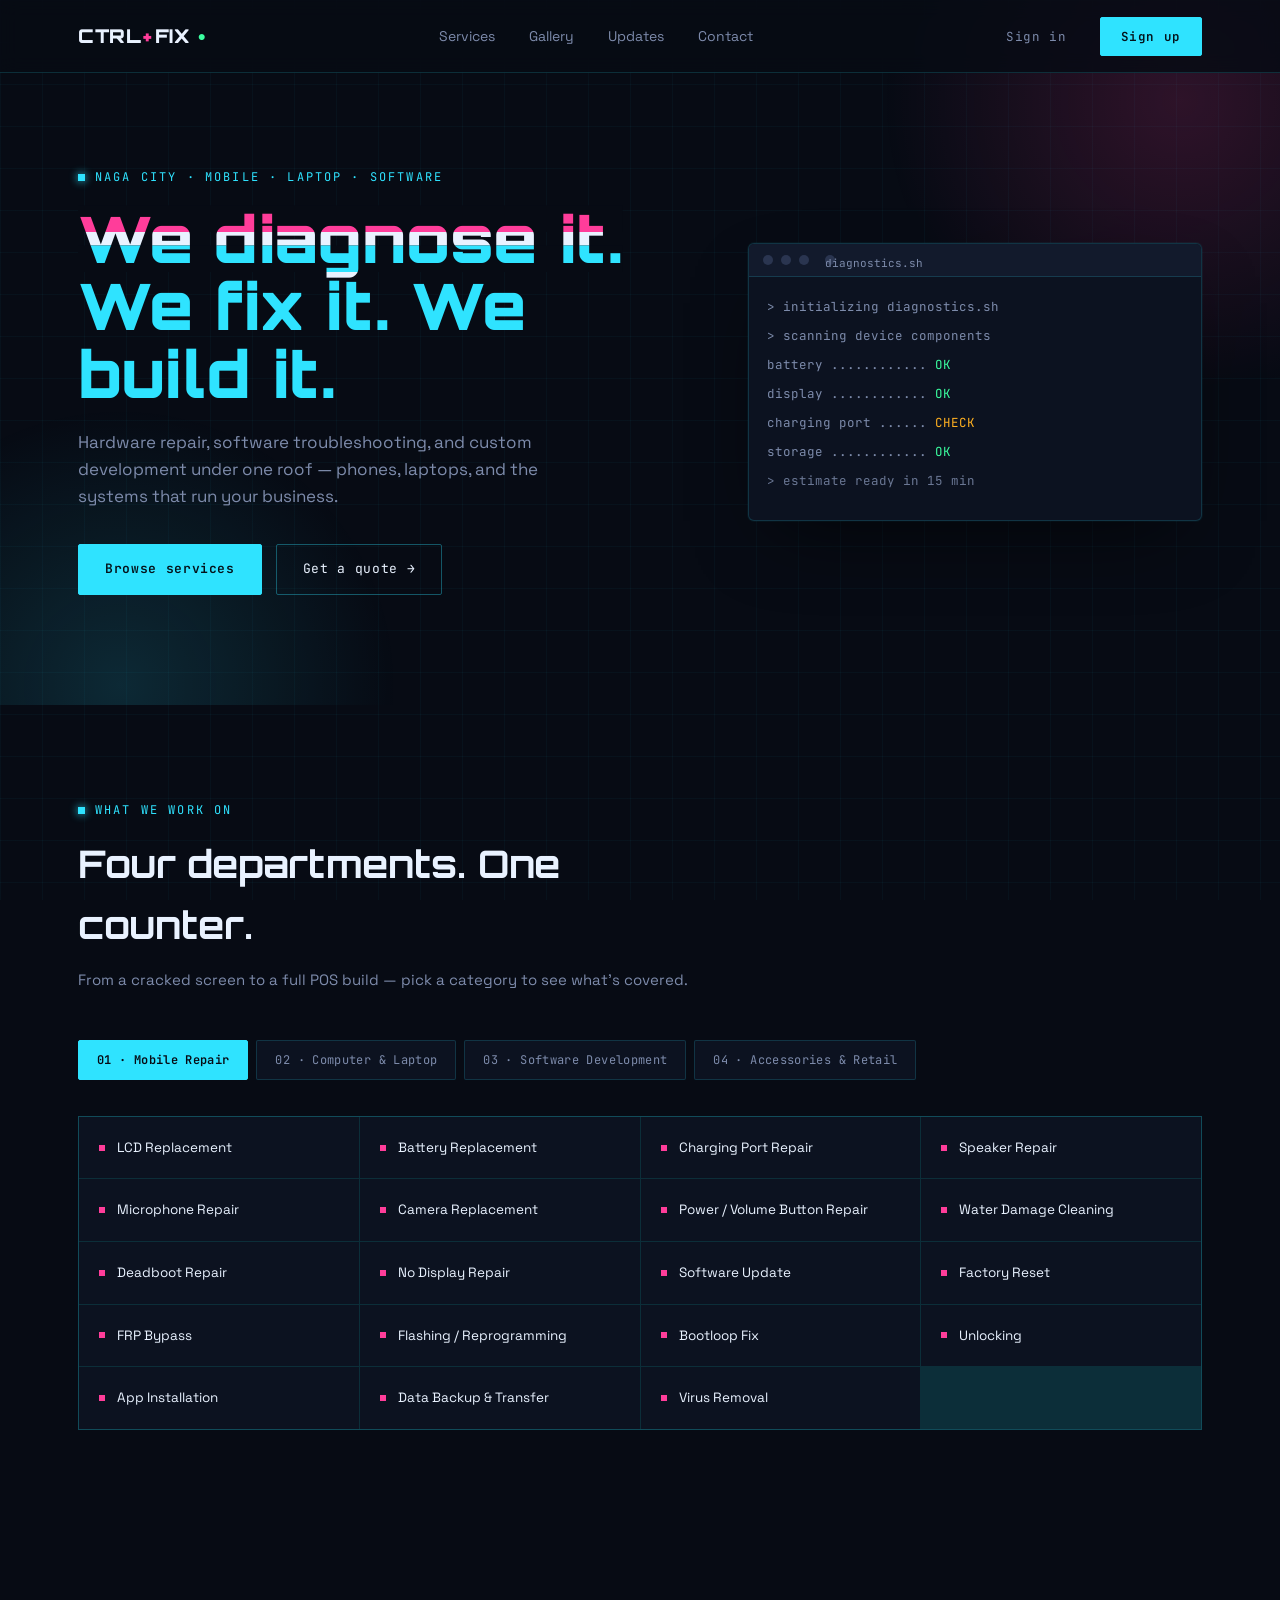
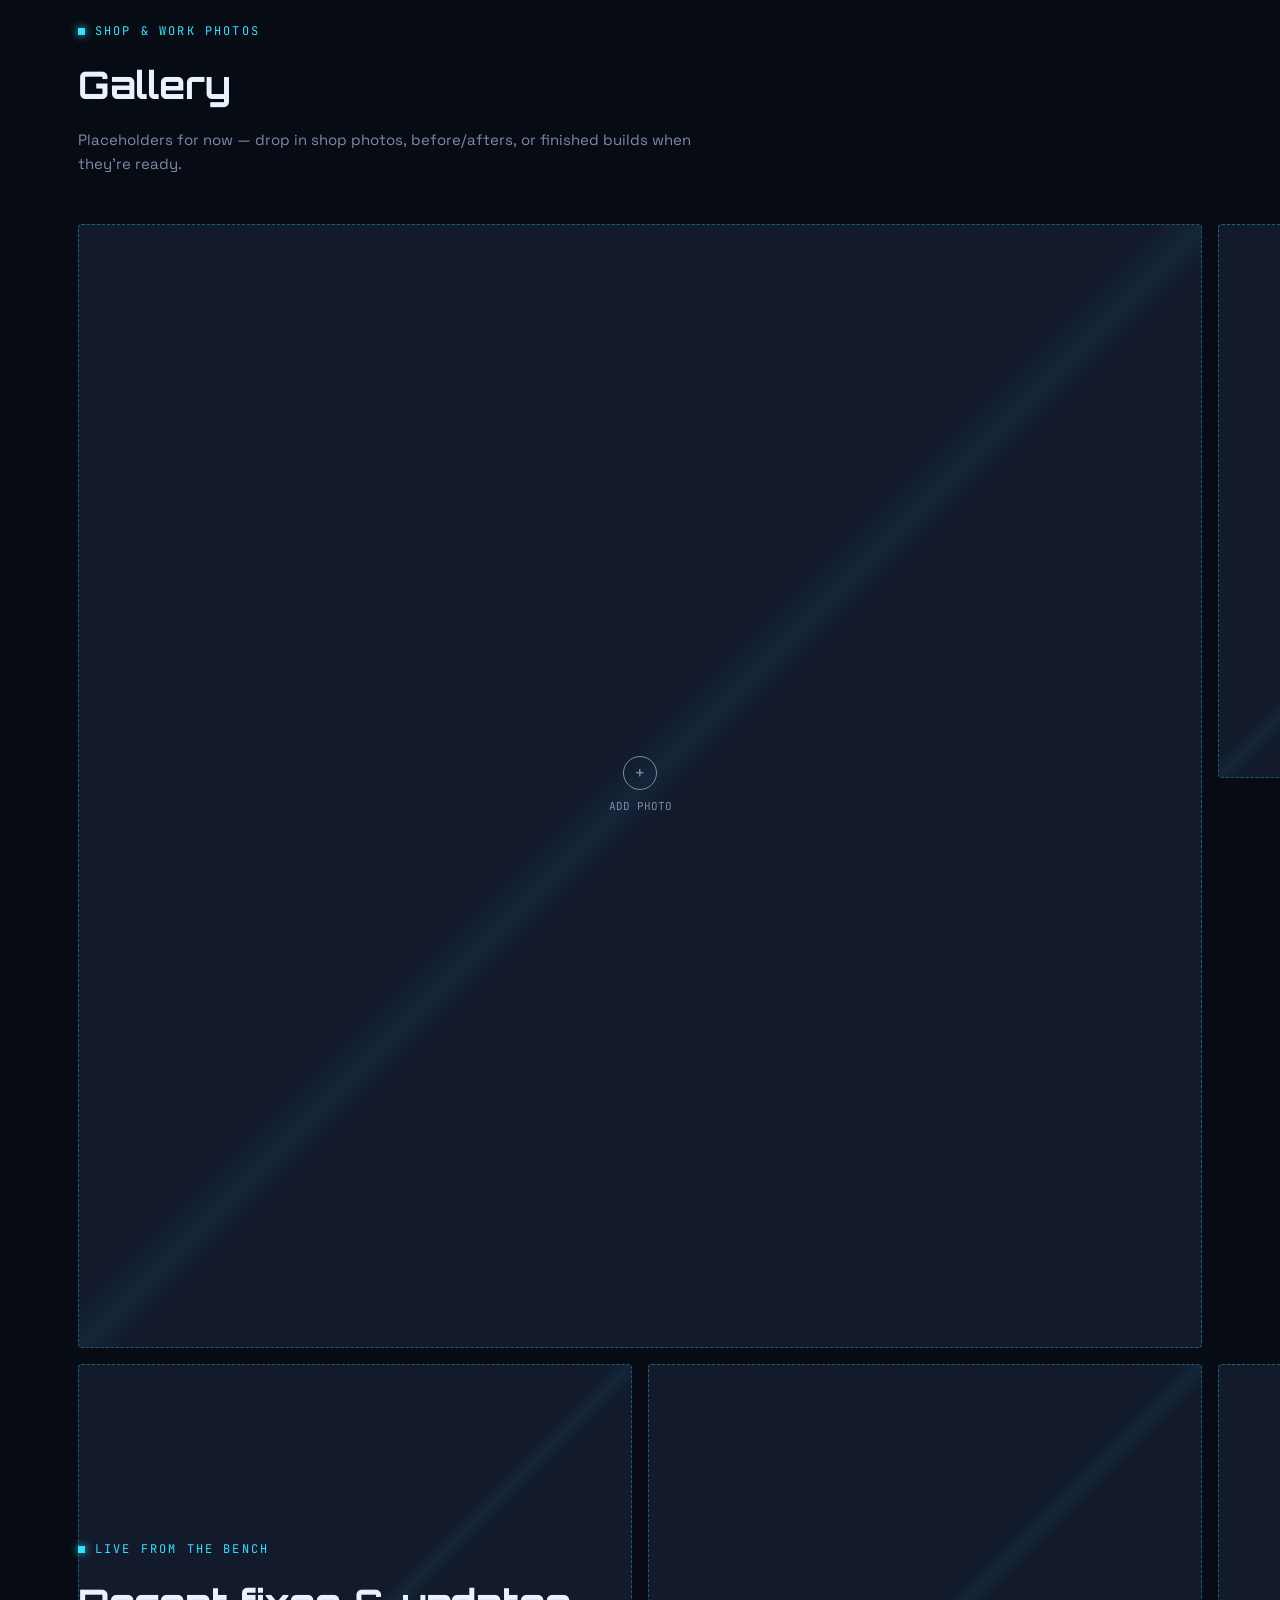
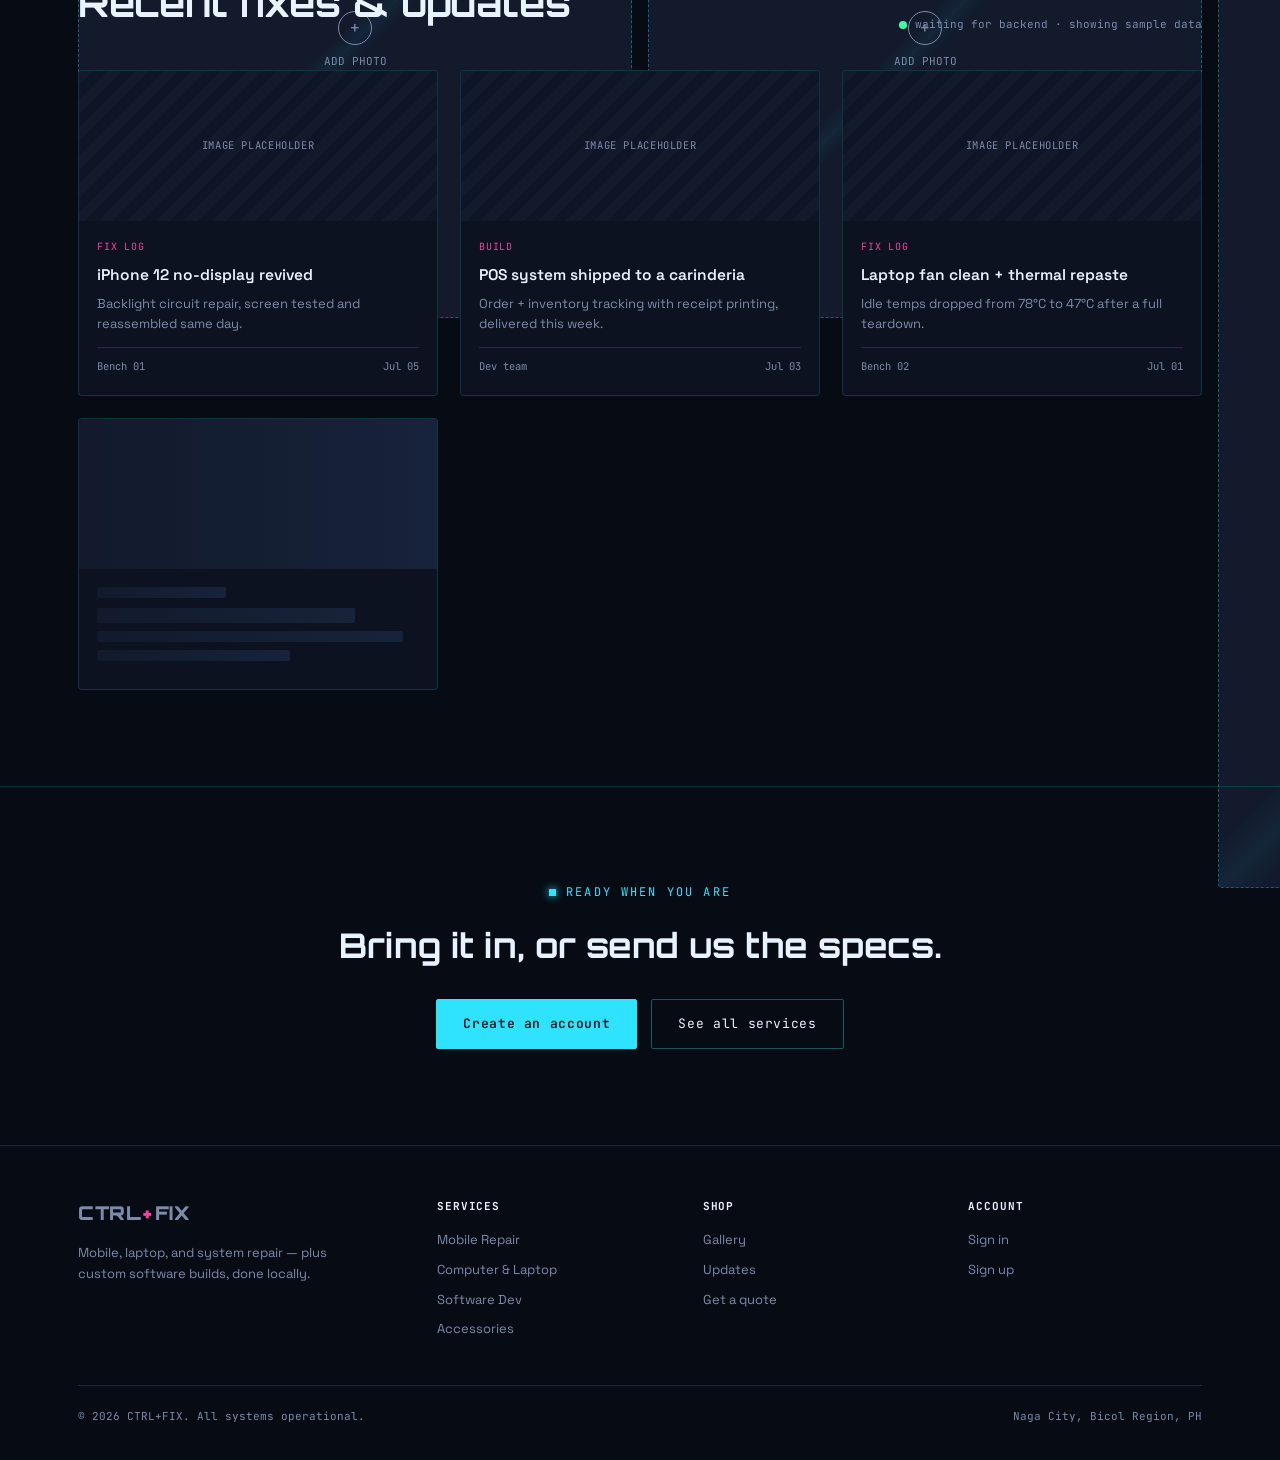
<file: index.html>
<!DOCTYPE html>
<html lang="en">
<head>
<meta charset="UTF-8">
<meta name="viewport" content="width=device-width, initial-scale=1.0">
<title>CTRL+FIX — Tech Repair, Dev &amp; Diagnostics</title>
<link rel="preconnect" href="https://fonts.googleapis.com">
<link rel="preconnect" href="https://fonts.gstatic.com" crossorigin>
<link href="https://fonts.googleapis.com/css2?family=Orbitron:wght@500;700;900&family=Space+Grotesk:wght@400;500;600;700&family=JetBrains+Mono:wght@400;500;600&display=swap" rel="stylesheet">
<style>
  :root{
    --bg:#070b14;
    --bg-elev:#0c1220;
    --bg-elev-2:#121a2c;
    --cyan:#2fe3ff;
    --magenta:#ff3d9a;
    --green:#3bffa0;
    --amber:#ffb020;
    --text:#e9f2ff;
    --text-dim:#7d8bab;
    --border:rgba(47,227,255,0.16);
    --border-strong:rgba(47,227,255,0.35);
    --radius:2px;
    --font-display:'Orbitron', sans-serif;
    --font-body:'Space Grotesk', sans-serif;
    --font-mono:'JetBrains Mono', monospace;
  }
  *{margin:0;padding:0;box-sizing:border-box;}
  html{scroll-behavior:smooth;}
  body{
    background:var(--bg);
    color:var(--text);
    font-family:var(--font-body);
    line-height:1.6;
    overflow-x:hidden;
    position:relative;
  }
  body::before{
    content:'';
    position:fixed;
    inset:0;
    background-image:
      linear-gradient(rgba(47,227,255,0.035) 1px, transparent 1px),
      linear-gradient(90deg, rgba(47,227,255,0.035) 1px, transparent 1px);
    background-size:42px 42px;
    pointer-events:none;
    z-index:0;
  }
  a{color:inherit;text-decoration:none;}
  ul{list-style:none;}
  button{font-family:inherit;cursor:pointer;}
  input{font-family:inherit;}
  .wrap{max-width:1180px;margin:0 auto;padding:0 28px;}
  ::selection{background:var(--magenta);color:#050508;}
  :focus-visible{outline:2px solid var(--cyan);outline-offset:3px;}

  .eyebrow{
    font-family:var(--font-mono);
    font-size:12px;
    letter-spacing:.18em;
    text-transform:uppercase;
    color:var(--cyan);
    display:flex;
    align-items:center;
    gap:10px;
  }
  .eyebrow::before{
    content:'';
    width:7px;height:7px;
    background:var(--cyan);
    box-shadow:0 0 8px var(--cyan);
    display:inline-block;
  }

  /* ===== NAV ===== */
  .navbar{
    position:fixed; top:0; left:0; right:0;
    z-index:200;
    background:rgba(7,11,20,0.82);
    backdrop-filter:blur(10px);
    border-bottom:1px solid var(--border);
  }
  .navbar .wrap{
    display:flex;align-items:center;justify-content:space-between;
    height:72px;
  }
  .logo{
    font-family:var(--font-display);
    font-weight:900;
    font-size:19px;
    letter-spacing:.03em;
    display:flex;align-items:center;gap:2px;
  }
  .logo .plus{color:var(--magenta);}
  .logo .blink{
    color:var(--green);
    animation:blink 1.1s steps(2) infinite;
    margin-left:6px;
    font-size:14px;
  }
  @keyframes blink{50%{opacity:0;}}
  .nav-links{display:flex;gap:34px;font-size:14px;color:var(--text-dim);}
  .nav-links a{transition:color .2s;position:relative;}
  .nav-links a:hover{color:var(--text);}
  .nav-actions{display:flex;align-items:center;gap:12px;}
  .btn{
    font-family:var(--font-mono);
    font-size:12.5px;
    letter-spacing:.05em;
    padding:10px 20px;
    border-radius:var(--radius);
    border:1px solid var(--border-strong);
    background:transparent;
    color:var(--text);
    transition:all .2s;
  }
  .btn:hover{border-color:var(--cyan);box-shadow:0 0 14px rgba(47,227,255,0.25);}
  .btn-solid{
    background:var(--cyan);
    color:#04121a;
    border-color:var(--cyan);
    font-weight:600;
  }
  .btn-solid:hover{background:#5aecff;box-shadow:0 0 18px rgba(47,227,255,0.45);}
  .btn-ghost{border-color:transparent;color:var(--text-dim);}
  .btn-ghost:hover{color:var(--text);border-color:var(--border);}
  .hamburger{display:none;background:none;border:none;color:var(--text);font-size:22px;}

  /* ===== HERO ===== */
  .hero{
    position:relative;
    padding:168px 0 110px;
    z-index:1;
    overflow:hidden;
  }
  .hero::after{
    content:'';
    position:absolute;
    top:-200px; right:-200px;
    width:600px;height:600px;
    background:radial-gradient(circle, rgba(255,61,154,0.16), transparent 70%);
    z-index:-1;
  }
  .hero::before{
    content:'';
    position:absolute;
    bottom:-260px; left:-160px;
    width:560px;height:560px;
    background:radial-gradient(circle, rgba(47,227,255,0.14), transparent 70%);
    z-index:-1;
  }
  .hero-grid{
    display:grid;
    grid-template-columns:1.15fr 0.85fr;
    gap:56px;
    align-items:center;
  }
  .hero h1{
    font-family:var(--font-display);
    font-size:clamp(38px,5.2vw,64px);
    line-height:1.05;
    font-weight:900;
    margin:18px 0 22px;
    letter-spacing:.01em;
  }
  .hero h1 .glitch{
    position:relative;
    color:var(--text);
    display:inline-block;
  }
  .hero h1 .accent{color:var(--cyan);}
  .glitch::before,.glitch::after{
    content:attr(data-text);
    position:absolute;
    top:0;left:0;
    width:100%;
    overflow:hidden;
    background:var(--bg);
  }
  .glitch::before{
    color:var(--magenta);
    animation:glitchTop 4.5s infinite linear;
    clip-path:inset(0 0 60% 0);
  }
  .glitch::after{
    color:var(--cyan);
    animation:glitchBottom 4.5s infinite linear;
    clip-path:inset(60% 0 0 0);
  }
  @keyframes glitchTop{
    0%,92%,100%{transform:translate(0,0);}
    93%{transform:translate(-3px,-1px);}
    94%{transform:translate(3px,1px);}
    95%{transform:translate(-2px,0);}
    96%{transform:translate(0,0);}
  }
  @keyframes glitchBottom{
    0%,92%,100%{transform:translate(0,0);}
    93%{transform:translate(3px,1px);}
    94%{transform:translate(-3px,-1px);}
    95%{transform:translate(2px,0);}
    96%{transform:translate(0,0);}
  }
  .hero p.lead{
    font-size:17px;
    color:var(--text-dim);
    max-width:480px;
    margin-bottom:34px;
  }
  .hero-actions{display:flex;gap:14px;flex-wrap:wrap;}
  .btn-lg{padding:14px 26px;font-size:13px;}

  /* terminal card */
  .terminal{
    background:var(--bg-elev);
    border:1px solid var(--border);
    border-radius:6px;
    box-shadow:0 30px 80px -30px rgba(0,0,0,0.7), 0 0 0 1px rgba(47,227,255,0.05);
    overflow:hidden;
  }
  .terminal-bar{
    display:flex;align-items:center;gap:8px;
    padding:11px 14px;
    background:var(--bg-elev-2);
    border-bottom:1px solid var(--border);
  }
  .terminal-bar span{width:10px;height:10px;border-radius:50%;background:#2a3550;}
  .terminal-bar .t-title{
    font-family:var(--font-mono);
    font-size:11px;
    color:var(--text-dim);
    margin-left:8px;
  }
  .terminal-body{
    padding:20px 18px;
    font-family:var(--font-mono);
    font-size:12.5px;
    color:var(--green);
    min-height:220px;
  }
  .terminal-body .line{margin-bottom:9px;color:var(--text-dim);}
  .terminal-body .line .ok{color:var(--green);}
  .terminal-body .line .warn{color:var(--amber);}
  .terminal-body .cursor{
    display:inline-block;width:7px;height:13px;
    background:var(--cyan);
    animation:blink 1s steps(2) infinite;
    vertical-align:text-bottom;
  }

  /* ===== SECTION SHELL ===== */
  section{position:relative;z-index:1;padding:96px 0;}
  .section-head{margin-bottom:48px;max-width:640px;}
  .section-head h2{
    font-family:var(--font-display);
    font-size:clamp(26px,3.4vw,38px);
    font-weight:700;
    margin-top:14px;
  }
  .section-head p{color:var(--text-dim);margin-top:12px;font-size:15px;}

  /* ===== SERVICES ===== */
  .services{border-top:1px solid var(--border);}
  .tabs{display:flex;gap:8px;flex-wrap:wrap;margin-bottom:36px;}
  .tab-btn{
    font-family:var(--font-mono);
    font-size:12px;
    letter-spacing:.03em;
    padding:11px 18px;
    background:var(--bg-elev);
    border:1px solid var(--border);
    color:var(--text-dim);
    border-radius:var(--radius);
    transition:all .2s;
  }
  .tab-btn.active{
    color:var(--bg);
    background:var(--cyan);
    border-color:var(--cyan);
    font-weight:600;
  }
  .tab-btn:not(.active):hover{color:var(--text);border-color:var(--border-strong);}
  .tab-panel{display:none;}
  .tab-panel.active{display:block;animation:fadeUp .35s ease;}
  @keyframes fadeUp{from{opacity:0;transform:translateY(8px);}to{opacity:1;transform:translateY(0);}}
  .service-grid{
    display:grid;
    grid-template-columns:repeat(auto-fill, minmax(230px,1fr));
    gap:1px;
    background:var(--border);
    border:1px solid var(--border);
  }
  .service-card{
    background:var(--bg-elev);
    padding:20px 20px;
    font-size:13.5px;
    display:flex;
    align-items:center;
    gap:12px;
    color:var(--text);
    transition:background .2s;
  }
  .service-card:hover{background:var(--bg-elev-2);}
  .service-card .dot{
    width:6px;height:6px;
    background:var(--magenta);
    flex-shrink:0;
  }

  /* ===== GALLERY ===== */
  .gallery{background:var(--bg-elev);border-top:1px solid var(--border);border-bottom:1px solid var(--border);}
  .gallery-grid{
    display:grid;
    grid-template-columns:repeat(4,1fr);
    gap:16px;
  }
  .img-slot{
    aspect-ratio:1;
    border:1px dashed var(--border-strong);
    border-radius:4px;
    display:flex;
    flex-direction:column;
    align-items:center;
    justify-content:center;
    gap:8px;
    color:var(--text-dim);
    font-family:var(--font-mono);
    font-size:11px;
    background:
      linear-gradient(135deg, transparent 48%, rgba(47,227,255,0.06) 50%, transparent 52%),
      var(--bg-elev-2);
    transition:border-color .2s, color .2s;
  }
  .img-slot:hover{border-color:var(--cyan);color:var(--cyan);}
  .img-slot .plus-icon{
    width:34px;height:34px;
    border:1px solid currentColor;
    border-radius:50%;
    display:flex;align-items:center;justify-content:center;
    font-size:16px;
  }
  .img-slot.wide{grid-column:span 2;}

  /* ===== FEED / POSTS ===== */
  .feed-header{
    display:flex;justify-content:space-between;align-items:flex-end;
    margin-bottom:36px;flex-wrap:wrap;gap:16px;
  }
  .feed-status{
    font-family:var(--font-mono);
    font-size:11px;
    color:var(--text-dim);
    display:flex;align-items:center;gap:8px;
  }
  .feed-status .pulse{
    width:8px;height:8px;border-radius:50%;
    background:var(--green);
    box-shadow:0 0 0 0 rgba(59,255,160,0.6);
    animation:pulse 2s infinite;
  }
  @keyframes pulse{
    0%{box-shadow:0 0 0 0 rgba(59,255,160,0.5);}
    70%{box-shadow:0 0 0 8px rgba(59,255,160,0);}
    100%{box-shadow:0 0 0 0 rgba(59,255,160,0);}
  }
  #post-grid{
    display:grid;
    grid-template-columns:repeat(auto-fill, minmax(300px,1fr));
    gap:22px;
  }
  .post-card{
    background:var(--bg-elev);
    border:1px solid var(--border);
    border-radius:4px;
    overflow:hidden;
    transition:border-color .2s, transform .2s;
  }
  .post-card:hover{border-color:var(--border-strong);transform:translateY(-3px);}
  .post-thumb{
    height:150px;
    background:repeating-linear-gradient(135deg, var(--bg-elev-2), var(--bg-elev-2) 10px, #0d1526 10px, #0d1526 20px);
    display:flex;align-items:center;justify-content:center;
    color:var(--text-dim);
    font-family:var(--font-mono);
    font-size:10.5px;
    letter-spacing:.06em;
    text-transform:uppercase;
  }
  .post-body{padding:18px 18px 20px;}
  .post-tag{
    font-family:var(--font-mono);
    font-size:10px;
    letter-spacing:.08em;
    text-transform:uppercase;
    color:var(--magenta);
  }
  .post-body h3{font-size:15.5px;margin:8px 0 6px;font-weight:600;}
  .post-body p{font-size:13px;color:var(--text-dim);margin-bottom:12px;}
  .post-meta{
    font-family:var(--font-mono);
    font-size:10.5px;
    color:var(--text-dim);
    display:flex;justify-content:space-between;
    border-top:1px solid var(--border);
    padding-top:10px;
  }
  .post-card.skeleton .post-thumb,
  .post-card.skeleton .line-fill{
    background:linear-gradient(90deg, var(--bg-elev-2) 0%, #17233a 50%, var(--bg-elev-2) 100%);
    background-size:200% 100%;
    animation:shimmer 1.6s infinite;
  }
  .post-card.skeleton .line-fill{height:11px;border-radius:2px;margin-bottom:8px;}
  @keyframes shimmer{0%{background-position:200% 0;}100%{background-position:-200% 0;}}

  /* ===== CTA BAND ===== */
  .cta-band{
    text-align:center;
    border-top:1px solid var(--border);
  }
  .cta-band h2{
    font-family:var(--font-display);
    font-size:clamp(24px,3.2vw,34px);
    margin:16px 0 26px;
  }

  /* ===== FOOTER ===== */
  footer{
    border-top:1px solid var(--border);
    padding:52px 0 34px;
    font-size:13px;
    color:var(--text-dim);
  }
  .footer-grid{
    display:grid;
    grid-template-columns:1.4fr 1fr 1fr 1fr;
    gap:32px;
    margin-bottom:36px;
  }
  .footer-grid h4{
    font-family:var(--font-mono);
    font-size:11px;
    letter-spacing:.08em;
    text-transform:uppercase;
    color:var(--text);
    margin-bottom:14px;
  }
  .footer-grid li{margin-bottom:9px;}
  .footer-grid li a:hover{color:var(--cyan);}
  .footer-bottom{
    border-top:1px solid var(--border);
    padding-top:22px;
    display:flex;justify-content:space-between;flex-wrap:wrap;gap:10px;
    font-family:var(--font-mono);
    font-size:11px;
  }

  /* ===== AUTH MODAL ===== */
  .modal-overlay{
    position:fixed;inset:0;
    background:rgba(4,7,13,0.72);
    backdrop-filter:blur(4px);
    display:none;
    align-items:center;justify-content:center;
    z-index:500;
    padding:20px;
  }
  .modal-overlay.open{display:flex;}
  .modal{
    width:100%;max-width:400px;
    background:var(--bg-elev);
    border:1px solid var(--border-strong);
    border-radius:6px;
    padding:32px 30px 28px;
    position:relative;
    box-shadow:0 40px 100px -30px rgba(0,0,0,0.8), 0 0 40px rgba(47,227,255,0.06);
  }
  .modal-close{
    position:absolute;top:16px;right:16px;
    background:none;border:none;color:var(--text-dim);
    font-size:18px;line-height:1;
  }
  .modal-close:hover{color:var(--text);}
  .modal-tabs{display:flex;gap:2px;margin-bottom:26px;background:var(--bg-elev-2);padding:3px;border-radius:4px;}
  .modal-tab{
    flex:1;text-align:center;padding:9px;
    font-family:var(--font-mono);font-size:11.5px;letter-spacing:.04em;
    color:var(--text-dim);border-radius:3px;background:none;border:none;
  }
  .modal-tab.active{background:var(--cyan);color:var(--bg);font-weight:600;}
  .auth-form{display:none;flex-direction:column;gap:14px;}
  .auth-form.active{display:flex;}
  .field label{
    display:block;font-family:var(--font-mono);font-size:10.5px;
    letter-spacing:.06em;text-transform:uppercase;color:var(--text-dim);
    margin-bottom:7px;
  }
  .field input{
    width:100%;padding:11px 12px;
    background:var(--bg);
    border:1px solid var(--border);
    border-radius:3px;
    color:var(--text);
    font-size:13.5px;
  }
  .field input:focus{border-color:var(--cyan);}
  .auth-form .btn-solid{margin-top:6px;width:100%;padding:12px;}
  .auth-note{
    text-align:center;font-size:11.5px;color:var(--text-dim);margin-top:4px;
  }

  /* ===== RESPONSIVE ===== */
  @media (max-width:900px){
    .hero-grid{grid-template-columns:1fr;}
    .nav-links{display:none;}
    .hamburger{display:block;}
    .gallery-grid{grid-template-columns:repeat(2,1fr);}
    .footer-grid{grid-template-columns:1fr 1fr;}
  }
  @media (max-width:520px){
    .gallery-grid{grid-template-columns:1fr 1fr;}
    .img-slot.wide{grid-column:span 2;}
    .hero-actions .btn{flex:1;text-align:center;}
    .footer-grid{grid-template-columns:1fr;}
  }
  @media (prefers-reduced-motion: reduce){
    *{animation-duration:0.001ms !important; animation-iteration-count:1 !important; transition-duration:0.001ms !important;}
  }
</style>
</head>
<body>

<!-- NAV -->
<nav class="navbar">
  <div class="wrap">
    <a href="#home" class="logo">CTRL<span class="plus">+</span>FIX<span class="blink">●</span></a>
    <ul class="nav-links">
      <li><a href="#services">Services</a></li>
      <li><a href="#gallery">Gallery</a></li>
      <li><a href="#feed">Updates</a></li>
      <li><a href="#contact">Contact</a></li>
    </ul>
    <div class="nav-actions">
      <button class="btn btn-ghost" data-auth="signin">Sign in</button>
      <button class="btn btn-solid" data-auth="signup">Sign up</button>
      <button class="hamburger" id="hamburger" aria-label="Menu">☰</button>
    </div>
  </div>
</nav>

<!-- HERO -->
<header class="hero" id="home">
  <div class="wrap hero-grid">
    <div>
      <div class="eyebrow">Naga City · Mobile · Laptop · Software</div>
      <h1>
        <span class="glitch" data-text="We diagnose it.">We diagnose it.</span><br>
        <span class="accent">We fix it. We build it.</span>
      </h1>
      <p class="lead">Hardware repair, software troubleshooting, and custom development under one roof — phones, laptops, and the systems that run your business.</p>
      <div class="hero-actions">
        <a href="#services" class="btn btn-solid btn-lg">Browse services</a>
        <a href="#contact" class="btn btn-lg">Get a quote →</a>
      </div>
    </div>
    <div class="terminal">
      <div class="terminal-bar">
        <span></span><span></span><span></span>
        <span class="t-title">diagnostics.sh</span>
      </div>
      <div class="terminal-body" id="terminal-body"></div>
    </div>
  </div>
</header>

<!-- SERVICES -->
<section id="services">
  <div class="wrap">
    <div class="section-head">
      <div class="eyebrow">What we work on</div>
      <h2>Four departments. One counter.</h2>
      <p>From a cracked screen to a full POS build — pick a category to see what's covered.</p>
    </div>

    <div class="tabs" role="tablist">
      <button class="tab-btn active" data-tab="mobile">01 · Mobile Repair</button>
      <button class="tab-btn" data-tab="computer">02 · Computer &amp; Laptop</button>
      <button class="tab-btn" data-tab="dev">03 · Software Development</button>
      <button class="tab-btn" data-tab="retail">04 · Accessories &amp; Retail</button>
    </div>

    <div class="tab-panel active" data-panel="mobile">
      <div class="service-grid">
        <div class="service-card"><span class="dot"></span>LCD Replacement</div>
        <div class="service-card"><span class="dot"></span>Battery Replacement</div>
        <div class="service-card"><span class="dot"></span>Charging Port Repair</div>
        <div class="service-card"><span class="dot"></span>Speaker Repair</div>
        <div class="service-card"><span class="dot"></span>Microphone Repair</div>
        <div class="service-card"><span class="dot"></span>Camera Replacement</div>
        <div class="service-card"><span class="dot"></span>Power / Volume Button Repair</div>
        <div class="service-card"><span class="dot"></span>Water Damage Cleaning</div>
        <div class="service-card"><span class="dot"></span>Deadboot Repair</div>
        <div class="service-card"><span class="dot"></span>No Display Repair</div>
        <div class="service-card"><span class="dot"></span>Software Update</div>
        <div class="service-card"><span class="dot"></span>Factory Reset</div>
        <div class="service-card"><span class="dot"></span>FRP Bypass</div>
        <div class="service-card"><span class="dot"></span>Flashing / Reprogramming</div>
        <div class="service-card"><span class="dot"></span>Bootloop Fix</div>
        <div class="service-card"><span class="dot"></span>Unlocking</div>
        <div class="service-card"><span class="dot"></span>App Installation</div>
        <div class="service-card"><span class="dot"></span>Data Backup &amp; Transfer</div>
        <div class="service-card"><span class="dot"></span>Virus Removal</div>
      </div>
    </div>

    <div class="tab-panel" data-panel="computer">
      <div class="service-grid">
        <div class="service-card"><span class="dot"></span>OS Installation</div>
        <div class="service-card"><span class="dot"></span>Formatting / Factory Reset</div>
        <div class="service-card"><span class="dot"></span>Forgotten Password Recovery</div>
        <div class="service-card"><span class="dot"></span>Virus Removal</div>
        <div class="service-card"><span class="dot"></span>Driver Installation &amp; Updates</div>
        <div class="service-card"><span class="dot"></span>Software Installation / Upgrade</div>
        <div class="service-card"><span class="dot"></span>Data Backup &amp; Recovery</div>
        <div class="service-card"><span class="dot"></span>System Optimization</div>
        <div class="service-card"><span class="dot"></span>SSD Upgrade</div>
        <div class="service-card"><span class="dot"></span>RAM Upgrade</div>
        <div class="service-card"><span class="dot"></span>Keyboard Replacement</div>
        <div class="service-card"><span class="dot"></span>LCD Replacement</div>
        <div class="service-card"><span class="dot"></span>Fan Cleaning</div>
        <div class="service-card"><span class="dot"></span>Full Cleaning &amp; Thermal Paste</div>
        <div class="service-card"><span class="dot"></span>Battery Replacement</div>
        <div class="service-card"><span class="dot"></span>Hinges Repair</div>
        <div class="service-card"><span class="dot"></span>No Display / No Power Diagnosis</div>
      </div>
    </div>

    <div class="tab-panel" data-panel="dev">
      <div class="service-grid">
        <div class="service-card"><span class="dot"></span>POS System Development</div>
        <div class="service-card"><span class="dot"></span>Inventory Management System</div>
        <div class="service-card"><span class="dot"></span>Ordering System</div>
        <div class="service-card"><span class="dot"></span>Payroll System</div>
        <div class="service-card"><span class="dot"></span>Reservation System</div>
        <div class="service-card"><span class="dot"></span>Website Development</div>
        <div class="service-card"><span class="dot"></span>Web Application Development</div>
        <div class="service-card"><span class="dot"></span>Mobile Application Development</div>
        <div class="service-card"><span class="dot"></span>School Projects</div>
        <div class="service-card"><span class="dot"></span>Custom Systems Development</div>
        <div class="service-card"><span class="dot"></span>Computer Assistance</div>
        <div class="service-card"><span class="dot"></span>Installation &amp; Setup</div>
        <div class="service-card"><span class="dot"></span>Network Setup</div>
        <div class="service-card"><span class="dot"></span>Printer Setup</div>
        <div class="service-card"><span class="dot"></span>Software Troubleshooting</div>
      </div>
    </div>

    <div class="tab-panel" data-panel="retail">
      <div class="service-grid">
        <div class="service-card"><span class="dot"></span>Chargers</div>
        <div class="service-card"><span class="dot"></span>Type-C Cables</div>
        <div class="service-card"><span class="dot"></span>iPhone Cables</div>
        <div class="service-card"><span class="dot"></span>Tempered Glass</div>
        <div class="service-card"><span class="dot"></span>Phone Cases</div>
        <div class="service-card"><span class="dot"></span>Earphones</div>
        <div class="service-card"><span class="dot"></span>Mouse</div>
        <div class="service-card"><span class="dot"></span>Keyboard</div>
        <div class="service-card"><span class="dot"></span>USB Flash Drives</div>
        <div class="service-card"><span class="dot"></span>Memory Cards</div>
        <div class="service-card"><span class="dot"></span>OTG Adapters</div>
        <div class="service-card"><span class="dot"></span>Laptop Chargers</div>
      </div>
    </div>
  </div>
</section>

<!-- GALLERY -->
<section id="gallery">
  <div class="wrap">
    <div class="section-head">
      <div class="eyebrow">Shop &amp; work photos</div>
      <h2>Gallery</h2>
      <p>Placeholders for now — drop in shop photos, before/afters, or finished builds when they're ready.</p>
    </div>
    <div class="gallery-grid" id="gallery-grid">
      <div class="img-slot wide"><span class="plus-icon">+</span>ADD PHOTO</div>
      <div class="img-slot"><span class="plus-icon">+</span>ADD PHOTO</div>
      <div class="img-slot"><span class="plus-icon">+</span>ADD PHOTO</div>
      <div class="img-slot"><span class="plus-icon">+</span>ADD PHOTO</div>
      <div class="img-slot"><span class="plus-icon">+</span>ADD PHOTO</div>
      <div class="img-slot wide"><span class="plus-icon">+</span>ADD PHOTO</div>
    </div>
  </div>
</section>

<!-- FEED / POSTS -->
<section id="feed">
  <div class="wrap">
    <div class="feed-header">
      <div class="section-head" style="margin-bottom:0;">
        <div class="eyebrow">Live from the bench</div>
        <h2>Recent fixes &amp; updates</h2>
      </div>
      <div class="feed-status"><span class="pulse"></span>waiting for backend · showing sample data</div>
    </div>
    <div id="post-grid"></div>
  </div>
</section>

<!-- CTA -->
<section class="cta-band" id="contact">
  <div class="wrap">
    <div class="eyebrow" style="justify-content:center;">Ready when you are</div>
    <h2>Bring it in, or send us the specs.</h2>
    <div class="hero-actions" style="justify-content:center;">
      <button class="btn btn-solid btn-lg" data-auth="signup">Create an account</button>
      <a href="#services" class="btn btn-lg">See all services</a>
    </div>
  </div>
</section>

<!-- FOOTER -->
<footer>
  <div class="wrap">
    <div class="footer-grid">
      <div>
        <a href="#home" class="logo">CTRL<span class="plus">+</span>FIX</a>
        <p style="margin-top:14px;max-width:260px;">Mobile, laptop, and system repair — plus custom software builds, done locally.</p>
      </div>
      <div>
        <h4>Services</h4>
        <ul>
          <li><a href="#services">Mobile Repair</a></li>
          <li><a href="#services">Computer &amp; Laptop</a></li>
          <li><a href="#services">Software Dev</a></li>
          <li><a href="#services">Accessories</a></li>
        </ul>
      </div>
      <div>
        <h4>Shop</h4>
        <ul>
          <li><a href="#gallery">Gallery</a></li>
          <li><a href="#feed">Updates</a></li>
          <li><a href="#contact">Get a quote</a></li>
        </ul>
      </div>
      <div>
        <h4>Account</h4>
        <ul>
          <li><a href="#" data-auth="signin">Sign in</a></li>
          <li><a href="#" data-auth="signup">Sign up</a></li>
        </ul>
      </div>
    </div>
    <div class="footer-bottom">
      <span>© 2026 CTRL+FIX. All systems operational.</span>
      <span>Naga City, Bicol Region, PH</span>
    </div>
  </div>
</footer>

<!-- AUTH MODAL -->
<div class="modal-overlay" id="authModal">
  <div class="modal">
    <button class="modal-close" id="modalClose" aria-label="Close">✕</button>
    <div class="modal-tabs">
      <button class="modal-tab active" data-mtab="signin">Sign in</button>
      <button class="modal-tab" data-mtab="signup">Sign up</button>
    </div>

    <form class="auth-form active" data-mform="signin">
      <div class="field">
        <label for="si-email">Email</label>
        <input id="si-email" type="email" placeholder="you@example.com" required>
      </div>
      <div class="field">
        <label for="si-pass">Password</label>
        <input id="si-pass" type="password" placeholder="••••••••" required>
      </div>
      <button type="submit" class="btn btn-solid">Sign in</button>
      <p class="auth-note">No account yet? <a href="#" data-mtab="signup" style="color:var(--cyan);">Sign up</a></p>
    </form>

    <form class="auth-form" data-mform="signup">
      <div class="field">
        <label for="su-name">Full name</label>
        <input id="su-name" type="text" placeholder="Juan Dela Cruz" required>
      </div>
      <div class="field">
        <label for="su-email">Email</label>
        <input id="su-email" type="email" placeholder="you@example.com" required>
      </div>
      <div class="field">
        <label for="su-pass">Password</label>
        <input id="su-pass" type="password" placeholder="••••••••" required>
      </div>
      <button type="submit" class="btn btn-solid">Create account</button>
      <p class="auth-note">Already have an account? <a href="#" data-mtab="signin" style="color:var(--cyan);">Sign in</a></p>
    </form>
  </div>
</div>

<script>
  // ---------- Terminal boot animation ----------
  const bootLines = [
    { text: '&gt; initializing diagnostics.sh', cls: '' },
    { text: '&gt; scanning device components', cls: '' },
    { text: '  battery ............ <span class="ok">OK</span>', cls: '' },
    { text: '  display ............ <span class="ok">OK</span>', cls: '' },
    { text: '  charging port ...... <span class="warn">CHECK</span>', cls: '' },
    { text: '  storage ............ <span class="ok">OK</span>', cls: '' },
    { text: '&gt; estimate ready in 15 min', cls: '' },
    { text: '&gt; technician assigned: bench 02', cls: '' },
  ];
  const termBody = document.getElementById('terminal-body');
  let li = 0;
  function typeLine(){
    if(li >= bootLines.length){
      const cur = document.createElement('div');
      cur.innerHTML = '&gt; <span class="cursor"></span>';
      cur.className = 'line';
      termBody.appendChild(cur);
      return;
    }
    const row = document.createElement('div');
    row.className = 'line';
    termBody.appendChild(row);
    const full = bootLines[li].text;
    let i = 0;
    const plain = full.replace(/<[^>]+>/g,'').length;
    const speed = 18;
    const iv = setInterval(() => {
      i++;
      // reveal by characters, but keep tag-based content simple: fade in whole line progressively
      row.innerHTML = full;
      row.style.opacity = Math.min(1, i / 6);
      if(i >= 6){
        clearInterval(iv);
        li++;
        setTimeout(typeLine, 160);
      }
    }, speed);
  }
  typeLine();

  // ---------- Service tabs ----------
  const tabBtns = document.querySelectorAll('.tab-btn');
  const panels = document.querySelectorAll('.tab-panel');
  tabBtns.forEach(btn => {
    btn.addEventListener('click', () => {
      tabBtns.forEach(b => b.classList.remove('active'));
      panels.forEach(p => p.classList.remove('active'));
      btn.classList.add('active');
      document.querySelector(`.tab-panel[data-panel="${btn.dataset.tab}"]`).classList.add('active');
    });
  });

  // ---------- Posts feed placeholder ----------
  // TODO(backend): replace mockPosts with a real fetch, e.g.
  // fetch('/api/posts').then(r => r.json()).then(renderPosts);
  const mockPosts = [
    { tag: 'Fix log', title: 'iPhone 12 no-display revived', excerpt: 'Backlight circuit repair, screen tested and reassembled same day.', author: 'Bench 01', date: 'Jul 05' },
    { tag: 'Build', title: 'POS system shipped to a carinderia', excerpt: 'Order + inventory tracking with receipt printing, delivered this week.', author: 'Dev team', date: 'Jul 03' },
    { tag: 'Fix log', title: 'Laptop fan clean + thermal repaste', excerpt: 'Idle temps dropped from 78°C to 47°C after a full teardown.', author: 'Bench 02', date: 'Jul 01' },
  ];

  function renderPosts(posts){
    const grid = document.getElementById('post-grid');
    grid.innerHTML = '';
    posts.forEach(p => {
      const card = document.createElement('article');
      card.className = 'post-card';
      card.innerHTML = `
        <div class="post-thumb">IMAGE PLACEHOLDER</div>
        <div class="post-body">
          <div class="post-tag">${p.tag}</div>
          <h3>${p.title}</h3>
          <p>${p.excerpt}</p>
          <div class="post-meta"><span>${p.author}</span><span>${p.date}</span></div>
        </div>`;
      grid.appendChild(card);
    });
    // one extra skeleton card hinting more content loads from the backend
    const skel = document.createElement('article');
    skel.className = 'post-card skeleton';
    skel.innerHTML = `
      <div class="post-thumb"></div>
      <div class="post-body">
        <div class="line-fill" style="width:40%;"></div>
        <div class="line-fill" style="width:80%;height:15px;margin-top:10px;"></div>
        <div class="line-fill" style="width:95%;"></div>
        <div class="line-fill" style="width:60%;"></div>
      </div>`;
    grid.appendChild(skel);
  }
  renderPosts(mockPosts);

  // ---------- Auth modal ----------
  const overlay = document.getElementById('authModal');
  const mtabs = document.querySelectorAll('.modal-tab, [data-mtab]');
  function openModal(which){
    overlay.classList.add('open');
    setMode(which || 'signin');
  }
  function setMode(mode){
    document.querySelectorAll('.modal-tab').forEach(t => t.classList.toggle('active', t.dataset.mtab === mode));
    document.querySelectorAll('.auth-form').forEach(f => f.classList.toggle('active', f.dataset.mform === mode));
  }
  document.querySelectorAll('[data-auth]').forEach(el => {
    el.addEventListener('click', e => { e.preventDefault(); openModal(el.dataset.auth); });
  });
  mtabs.forEach(el => {
    el.addEventListener('click', e => {
      if(el.dataset.mtab){ e.preventDefault(); setMode(el.dataset.mtab); }
    });
  });
  document.getElementById('modalClose').addEventListener('click', () => overlay.classList.remove('open'));
  overlay.addEventListener('click', e => { if(e.target === overlay) overlay.classList.remove('open'); });
  document.addEventListener('keydown', e => { if(e.key === 'Escape') overlay.classList.remove('open'); });

  document.querySelectorAll('.auth-form').forEach(f => {
    f.addEventListener('submit', e => {
      e.preventDefault();
      // TODO(backend): wire up to real auth endpoint
      overlay.classList.remove('open');
    });
  });

  // ---------- Mobile nav ----------
  document.getElementById('hamburger').addEventListener('click', () => {
    const links = document.querySelector('.nav-links');
    links.style.display = links.style.display === 'flex' ? 'none' : 'flex';
    links.style.cssText += 'position:fixed;top:72px;left:0;right:0;flex-direction:column;background:#0c1220;padding:20px 28px;border-bottom:1px solid rgba(47,227,255,0.16);gap:18px;';
  });
</script>
</body>
</html>
</file>
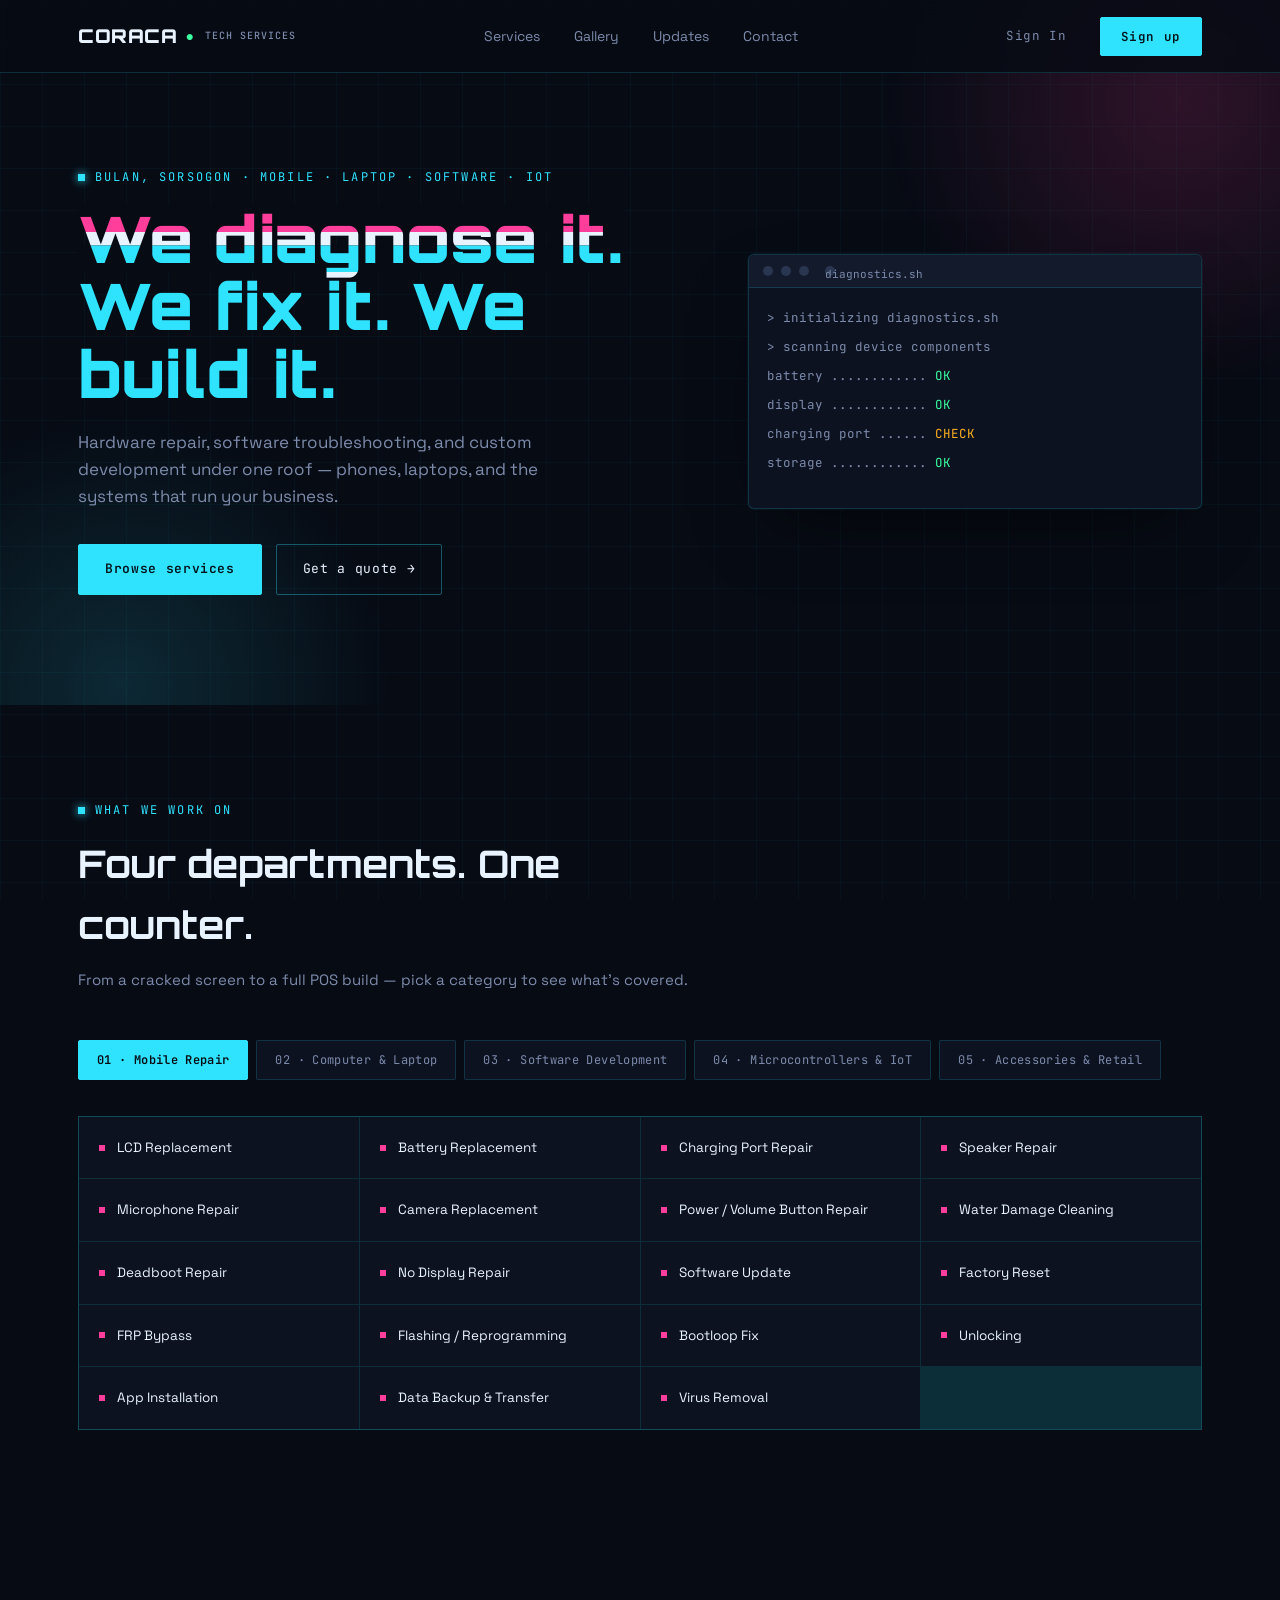
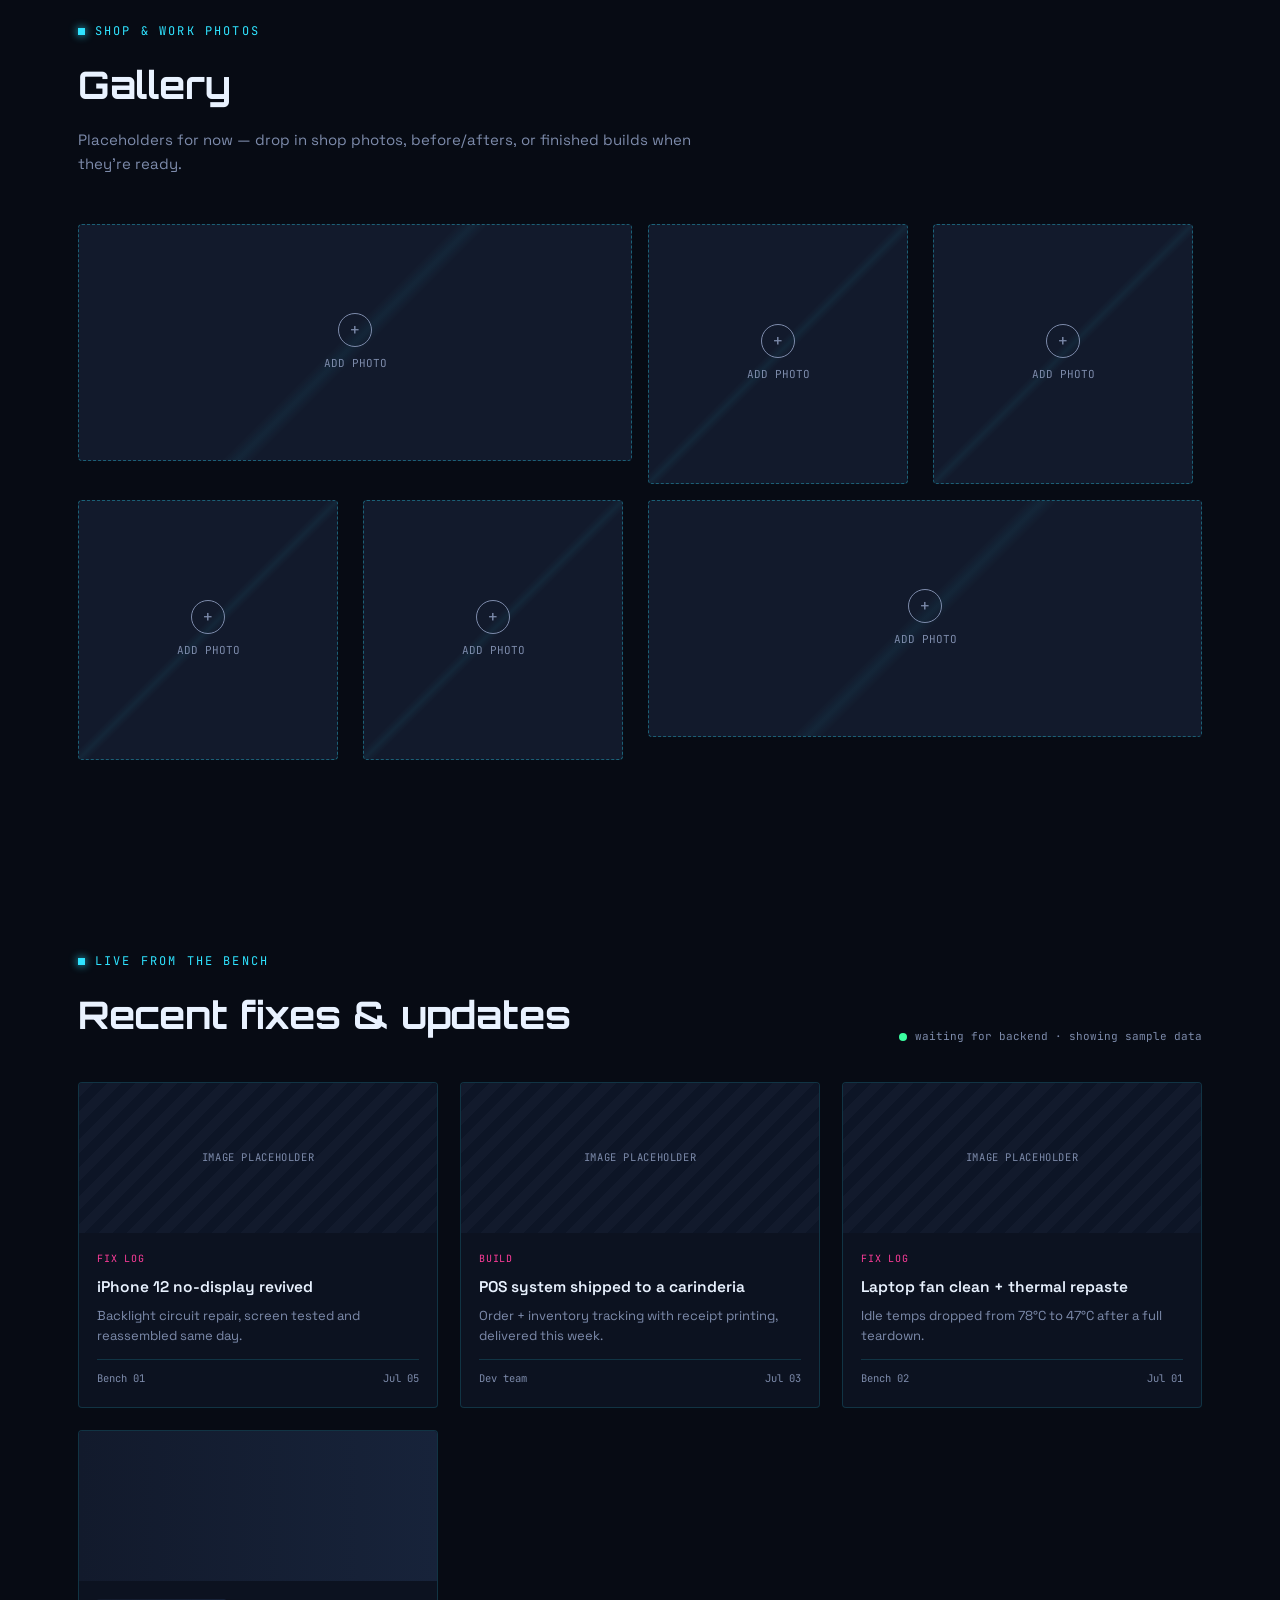
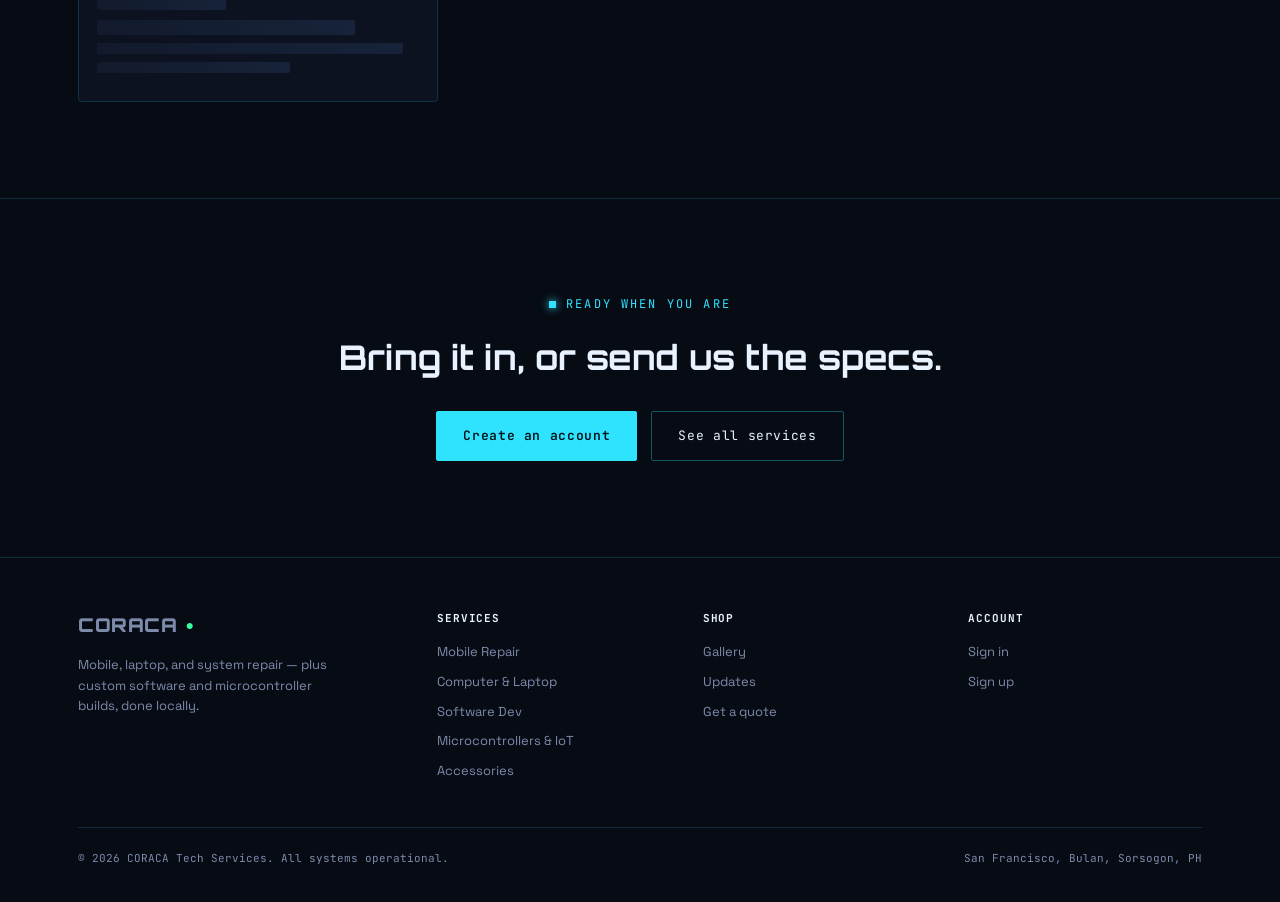
<file: public/index.html>
<!DOCTYPE html>
<html lang="en">
<head>
<meta charset="UTF-8">
<meta name="viewport" content="width=device-width, initial-scale=1.0">
<title>CORACA Tech Services — Repair, Development &amp; IoT</title>
<link rel="preconnect" href="https://fonts.googleapis.com">
<link rel="preconnect" href="https://fonts.gstatic.com" crossorigin>
<link href="https://fonts.googleapis.com/css2?family=Orbitron:wght@500;700;900&family=Space+Grotesk:wght@400;500;600;700&family=JetBrains+Mono:wght@400;500;600&display=swap" rel="stylesheet">
<style>
  :root{
    --bg:#070b14;
    --bg-elev:#0c1220;
    --bg-elev-2:#121a2c;
    --cyan:#2fe3ff;
    --magenta:#ff3d9a;
    --green:#3bffa0;
    --amber:#ffb020;
    --text:#e9f2ff;
    --text-dim:#7d8bab;
    --border:rgba(47,227,255,0.16);
    --border-strong:rgba(47,227,255,0.35);
    --radius:2px;
    --font-display:'Orbitron', sans-serif;
    --font-body:'Space Grotesk', sans-serif;
    --font-mono:'JetBrains Mono', monospace;
  }
  *{margin:0;padding:0;box-sizing:border-box;}
  html{scroll-behavior:smooth;}
  body{
    background:var(--bg);
    color:var(--text);
    font-family:var(--font-body);
    line-height:1.6;
    overflow-x:hidden;
    position:relative;
  }
  body::before{
    content:'';
    position:fixed;
    inset:0;
    background-image:
      linear-gradient(rgba(47,227,255,0.035) 1px, transparent 1px),
      linear-gradient(90deg, rgba(47,227,255,0.035) 1px, transparent 1px);
    background-size:42px 42px;
    pointer-events:none;
    z-index:0;
  }
  a{color:inherit;text-decoration:none;}
  ul{list-style:none;}
  button{font-family:inherit;cursor:pointer;}
  input{font-family:inherit;}
  .wrap{max-width:1180px;margin:0 auto;padding:0 28px;}
  ::selection{background:var(--magenta);color:#050508;}
  :focus-visible{outline:2px solid var(--cyan);outline-offset:3px;}

  .eyebrow{
    font-family:var(--font-mono);
    font-size:12px;
    letter-spacing:.18em;
    text-transform:uppercase;
    color:var(--cyan);
    display:flex;
    align-items:center;
    gap:10px;
  }
  .eyebrow::before{
    content:'';
    width:7px;height:7px;
    background:var(--cyan);
    box-shadow:0 0 8px var(--cyan);
    display:inline-block;
  }

  /* ===== NAV ===== */
  .navbar{
    position:fixed; top:0; left:0; right:0;
    z-index:200;
    background:rgba(7,11,20,0.82);
    backdrop-filter:blur(10px);
    border-bottom:1px solid var(--border);
  }
  .navbar .wrap{
    display:flex;align-items:center;justify-content:space-between;
    height:72px;
  }
  .logo{
    font-family:var(--font-display);
    font-weight:900;
    font-size:19px;
    letter-spacing:.03em;
    display:flex;align-items:center;gap:2px;
  }
  .logo .brand-tag{
    font-family:var(--font-mono);
    font-weight:500;
    font-size:10px;
    letter-spacing:.1em;
    text-transform:uppercase;
    color:var(--text-dim);
    margin-left:9px;
  }
  .logo .plus{color:var(--magenta);}
  .logo .blink{
    color:var(--green);
    animation:blink 1.1s steps(2) infinite;
    margin-left:6px;
    font-size:14px;
  }
  @keyframes blink{50%{opacity:0;}}
  .nav-links{display:flex;gap:34px;font-size:14px;color:var(--text-dim);}
  .nav-links a{transition:color .2s;position:relative;}
  .nav-links a:hover{color:var(--text);}
  .nav-actions{display:flex;align-items:center;gap:12px;}
  .btn{
    font-family:var(--font-mono);
    font-size:12.5px;
    letter-spacing:.05em;
    padding:10px 20px;
    border-radius:var(--radius);
    border:1px solid var(--border-strong);
    background:transparent;
    color:var(--text);
    transition:all .2s;
  }
  .btn:hover{border-color:var(--cyan);box-shadow:0 0 14px rgba(47,227,255,0.25);}
  .btn-solid{
    background:var(--cyan);
    color:#04121a;
    border-color:var(--cyan);
    font-weight:600;
  }
  .btn-solid:hover{background:#5aecff;box-shadow:0 0 18px rgba(47,227,255,0.45);}
  .btn-ghost{border-color:transparent;color:var(--text-dim);}
  .btn-ghost:hover{color:var(--text);border-color:var(--border);}
  .hamburger{display:none;background:none;border:none;color:var(--text);font-size:22px;}

  /* ===== HERO ===== */
  .hero{
    position:relative;
    padding:168px 0 110px;
    z-index:1;
    overflow:hidden;
  }
  .hero::after{
    content:'';
    position:absolute;
    top:-200px; right:-200px;
    width:600px;height:600px;
    background:radial-gradient(circle, rgba(255,61,154,0.16), transparent 70%);
    z-index:-1;
  }
  .hero::before{
    content:'';
    position:absolute;
    bottom:-260px; left:-160px;
    width:560px;height:560px;
    background:radial-gradient(circle, rgba(47,227,255,0.14), transparent 70%);
    z-index:-1;
  }
  .hero-grid{
    display:grid;
    grid-template-columns:1.15fr 0.85fr;
    gap:56px;
    align-items:center;
  }
  .hero h1{
    font-family:var(--font-display);
    font-size:clamp(38px,5.2vw,64px);
    line-height:1.05;
    font-weight:900;
    margin:18px 0 22px;
    letter-spacing:.01em;
  }
  .hero h1 .glitch{
    position:relative;
    color:var(--text);
    display:inline-block;
  }
  .hero h1 .accent{color:var(--cyan);}
  .glitch::before,.glitch::after{
    content:attr(data-text);
    position:absolute;
    top:0;left:0;
    width:100%;
    overflow:hidden;
    background:var(--bg);
  }
  .glitch::before{
    color:var(--magenta);
    animation:glitchTop 4.5s infinite linear;
    clip-path:inset(0 0 60% 0);
  }
  .glitch::after{
    color:var(--cyan);
    animation:glitchBottom 4.5s infinite linear;
    clip-path:inset(60% 0 0 0);
  }
  @keyframes glitchTop{
    0%,92%,100%{transform:translate(0,0);}
    93%{transform:translate(-3px,-1px);}
    94%{transform:translate(3px,1px);}
    95%{transform:translate(-2px,0);}
    96%{transform:translate(0,0);}
  }
  @keyframes glitchBottom{
    0%,92%,100%{transform:translate(0,0);}
    93%{transform:translate(3px,1px);}
    94%{transform:translate(-3px,-1px);}
    95%{transform:translate(2px,0);}
    96%{transform:translate(0,0);}
  }
  .hero p.lead{
    font-size:17px;
    color:var(--text-dim);
    max-width:480px;
    margin-bottom:34px;
  }
  .hero-actions{display:flex;gap:14px;flex-wrap:wrap;}
  .btn-lg{padding:14px 26px;font-size:13px;}

  /* terminal card */
  .terminal{
    background:var(--bg-elev);
    border:1px solid var(--border);
    border-radius:6px;
    box-shadow:0 30px 80px -30px rgba(0,0,0,0.7), 0 0 0 1px rgba(47,227,255,0.05);
    overflow:hidden;
  }
  .terminal-bar{
    display:flex;align-items:center;gap:8px;
    padding:11px 14px;
    background:var(--bg-elev-2);
    border-bottom:1px solid var(--border);
  }
  .terminal-bar span{width:10px;height:10px;border-radius:50%;background:#2a3550;}
  .terminal-bar .t-title{
    font-family:var(--font-mono);
    font-size:11px;
    color:var(--text-dim);
    margin-left:8px;
  }
  .terminal-body{
    padding:20px 18px;
    font-family:var(--font-mono);
    font-size:12.5px;
    color:var(--green);
    min-height:220px;
  }
  .terminal-body .line{margin-bottom:9px;color:var(--text-dim);}
  .terminal-body .line .ok{color:var(--green);}
  .terminal-body .line .warn{color:var(--amber);}
  .terminal-body .cursor{
    display:inline-block;width:7px;height:13px;
    background:var(--cyan);
    animation:blink 1s steps(2) infinite;
    vertical-align:text-bottom;
  }

  /* ===== SECTION SHELL ===== */
  section{position:relative;z-index:1;padding:96px 0;}
  .section-head{margin-bottom:48px;max-width:640px;}
  .section-head h2{
    font-family:var(--font-display);
    font-size:clamp(26px,3.4vw,38px);
    font-weight:700;
    margin-top:14px;
  }
  .section-head p{color:var(--text-dim);margin-top:12px;font-size:15px;}

  /* ===== SERVICES ===== */
  .services{border-top:1px solid var(--border);}
  .tabs{display:flex;gap:8px;flex-wrap:wrap;margin-bottom:36px;}
  .tab-btn{
    font-family:var(--font-mono);
    font-size:12px;
    letter-spacing:.03em;
    padding:11px 18px;
    background:var(--bg-elev);
    border:1px solid var(--border);
    color:var(--text-dim);
    border-radius:var(--radius);
    transition:all .2s;
  }
  .tab-btn.active{
    color:var(--bg);
    background:var(--cyan);
    border-color:var(--cyan);
    font-weight:600;
  }
  .tab-btn:not(.active):hover{color:var(--text);border-color:var(--border-strong);}
  .tab-panel{display:none;}
  .tab-panel.active{display:block;animation:fadeUp .35s ease;}
  @keyframes fadeUp{from{opacity:0;transform:translateY(8px);}to{opacity:1;transform:translateY(0);}}
  .service-grid{
    display:grid;
    grid-template-columns:repeat(auto-fill, minmax(230px,1fr));
    gap:1px;
    background:var(--border);
    border:1px solid var(--border);
  }
  .service-card{
    background:var(--bg-elev);
    padding:20px 20px;
    font-size:13.5px;
    display:flex;
    align-items:center;
    gap:12px;
    color:var(--text);
    transition:background .2s;
  }
  .service-card:hover{background:var(--bg-elev-2);}
  .service-card .dot{
    width:6px;height:6px;
    background:var(--magenta);
    flex-shrink:0;
  }

  /* ===== GALLERY ===== */
  .gallery{background:var(--bg-elev);border-top:1px solid var(--border);border-bottom:1px solid var(--border);}
  .gallery-grid{
    display:grid;
    grid-template-columns:repeat(4,1fr);
    gap:16px;
  }
  .img-slot{
    aspect-ratio:1;
    max-height:260px;
    border:1px dashed var(--border-strong);
    border-radius:4px;
    display:flex;
    flex-direction:column;
    align-items:center;
    justify-content:center;
    gap:8px;
    color:var(--text-dim);
    font-family:var(--font-mono);
    font-size:11px;
    background:
      linear-gradient(135deg, transparent 48%, rgba(47,227,255,0.06) 50%, transparent 52%),
      var(--bg-elev-2);
    transition:border-color .2s, color .2s;
    overflow:hidden;
  }
  .img-slot:hover{border-color:var(--cyan);color:var(--cyan);}
  .img-slot .plus-icon{
    width:34px;height:34px;
    border:1px solid currentColor;
    border-radius:50%;
    display:flex;align-items:center;justify-content:center;
    font-size:16px;
  }
  .img-slot.wide{grid-column:span 2;aspect-ratio:21/9;max-height:260px;}

  /* ===== FEED / POSTS ===== */
  .feed-header{
    display:flex;justify-content:space-between;align-items:flex-end;
    margin-bottom:36px;flex-wrap:wrap;gap:16px;
  }
  .feed-status{
    font-family:var(--font-mono);
    font-size:11px;
    color:var(--text-dim);
    display:flex;align-items:center;gap:8px;
  }
  .feed-status .pulse{
    width:8px;height:8px;border-radius:50%;
    background:var(--green);
    box-shadow:0 0 0 0 rgba(59,255,160,0.6);
    animation:pulse 2s infinite;
  }
  @keyframes pulse{
    0%{box-shadow:0 0 0 0 rgba(59,255,160,0.5);}
    70%{box-shadow:0 0 0 8px rgba(59,255,160,0);}
    100%{box-shadow:0 0 0 0 rgba(59,255,160,0);}
  }
  #post-grid{
    display:grid;
    grid-template-columns:repeat(auto-fill, minmax(300px,1fr));
    gap:22px;
  }
  .post-card{
    background:var(--bg-elev);
    border:1px solid var(--border);
    border-radius:4px;
    overflow:hidden;
    transition:border-color .2s, transform .2s;
  }
  .post-card:hover{border-color:var(--border-strong);transform:translateY(-3px);}
  .post-thumb{
    height:150px;
    background:repeating-linear-gradient(135deg, var(--bg-elev-2), var(--bg-elev-2) 10px, #0d1526 10px, #0d1526 20px);
    display:flex;align-items:center;justify-content:center;
    color:var(--text-dim);
    font-family:var(--font-mono);
    font-size:10.5px;
    letter-spacing:.06em;
    text-transform:uppercase;
  }
  .post-body{padding:18px 18px 20px;}
  .post-tag{
    font-family:var(--font-mono);
    font-size:10px;
    letter-spacing:.08em;
    text-transform:uppercase;
    color:var(--magenta);
  }
  .post-body h3{font-size:15.5px;margin:8px 0 6px;font-weight:600;}
  .post-body p{font-size:13px;color:var(--text-dim);margin-bottom:12px;}
  .post-meta{
    font-family:var(--font-mono);
    font-size:10.5px;
    color:var(--text-dim);
    display:flex;justify-content:space-between;
    border-top:1px solid var(--border);
    padding-top:10px;
  }
  .post-card.skeleton .post-thumb,
  .post-card.skeleton .line-fill{
    background:linear-gradient(90deg, var(--bg-elev-2) 0%, #17233a 50%, var(--bg-elev-2) 100%);
    background-size:200% 100%;
    animation:shimmer 1.6s infinite;
  }
  .post-card.skeleton .line-fill{height:11px;border-radius:2px;margin-bottom:8px;}
  @keyframes shimmer{0%{background-position:200% 0;}100%{background-position:-200% 0;}}

  /* ===== CTA BAND ===== */
  .cta-band{
    text-align:center;
    border-top:1px solid var(--border);
  }
  .cta-band h2{
    font-family:var(--font-display);
    font-size:clamp(24px,3.2vw,34px);
    margin:16px 0 26px;
  }

  /* ===== FOOTER ===== */
  footer{
    border-top:1px solid var(--border);
    padding:52px 0 34px;
    font-size:13px;
    color:var(--text-dim);
  }
  .footer-grid{
    display:grid;
    grid-template-columns:1.4fr 1fr 1fr 1fr;
    gap:32px;
    margin-bottom:36px;
  }
  .footer-grid h4{
    font-family:var(--font-mono);
    font-size:11px;
    letter-spacing:.08em;
    text-transform:uppercase;
    color:var(--text);
    margin-bottom:14px;
  }
  .footer-grid li{margin-bottom:9px;}
  .footer-grid li a:hover{color:var(--cyan);}
  .footer-bottom{
    border-top:1px solid var(--border);
    padding-top:22px;
    display:flex;justify-content:space-between;flex-wrap:wrap;gap:10px;
    font-family:var(--font-mono);
    font-size:11px;
  }

  /* ===== AUTH MODAL ===== */
  .modal-overlay{
    position:fixed;inset:0;
    background:rgba(4,7,13,0.72);
    backdrop-filter:blur(4px);
    display:none;
    align-items:center;justify-content:center;
    z-index:500;
    padding:20px;
  }
  .modal-overlay.open{display:flex;}
  .modal{
    width:100%;max-width:400px;
    background:var(--bg-elev);
    border:1px solid var(--border-strong);
    border-radius:6px;
    padding:32px 30px 28px;
    position:relative;
    box-shadow:0 40px 100px -30px rgba(0,0,0,0.8), 0 0 40px rgba(47,227,255,0.06);
  }
  .modal-close{
    position:absolute;top:16px;right:16px;
    background:none;border:none;color:var(--text-dim);
    font-size:18px;line-height:1;
  }
  .modal-close:hover{color:var(--text);}
  .modal-tabs{display:flex;gap:2px;margin-bottom:26px;background:var(--bg-elev-2);padding:3px;border-radius:4px;}
  .modal-tab{
    flex:1;text-align:center;padding:9px;
    font-family:var(--font-mono);font-size:11.5px;letter-spacing:.04em;
    color:var(--text-dim);border-radius:3px;background:none;border:none;
  }
  .modal-tab.active{background:var(--cyan);color:var(--bg);font-weight:600;}
  .auth-form{display:none;flex-direction:column;gap:14px;}
  .auth-form.active{display:flex;}
  .field label{
    display:block;font-family:var(--font-mono);font-size:10.5px;
    letter-spacing:.06em;text-transform:uppercase;color:var(--text-dim);
    margin-bottom:7px;
  }
  .field input{
    width:100%;padding:11px 12px;
    background:var(--bg);
    border:1px solid var(--border);
    border-radius:3px;
    color:var(--text);
    font-size:13.5px;
  }
  .field input:focus{border-color:var(--cyan);}
  .auth-form .btn-solid{margin-top:6px;width:100%;padding:12px;}
  .auth-note{
    text-align:center;font-size:11.5px;color:var(--text-dim);margin-top:4px;
  }

  /* ===== RESPONSIVE ===== */
  @media (max-width:900px){
    .hero-grid{grid-template-columns:1fr;}
    .nav-links{display:none;}
    .hamburger{display:block;}
    .gallery-grid{grid-template-columns:repeat(2,1fr);}
    .footer-grid{grid-template-columns:1fr 1fr;}
  }
  @media (max-width:520px){
    .gallery-grid{grid-template-columns:1fr 1fr;}
    .img-slot.wide{grid-column:span 2;}
    .hero-actions .btn{flex:1;text-align:center;}
    .footer-grid{grid-template-columns:1fr;}
  }
  @media (prefers-reduced-motion: reduce){
    *{animation-duration:0.001ms !important; animation-iteration-count:1 !important; transition-duration:0.001ms !important;}
  }
</style>
</head>
<body>

<!-- NAV -->
<nav class="navbar">
  <div class="wrap">
    <a href="#home" class="logo">CORACA<span class="blink">●</span><span class="brand-tag">Tech Services</span></a>
    <ul class="nav-links">
      <li><a href="#services">Services</a></li>
      <li><a href="#gallery">Gallery</a></li>
      <li><a href="#feed">Updates</a></li>
      <li><a href="#contact">Contact</a></li>
    </ul>
    <div class="nav-actions">
      <a href="../admin/index.html" class="btn btn-ghost">Sign In</a>
      <!-- <button class="btn btn-ghost" data-auth="signin">Sign in</button> -->
      <button class="btn btn-solid" data-auth="signup">Sign up</button>
      <button class="hamburger" id="hamburger" aria-label="Menu">☰</button>
    </div>
  </div>
</nav>

<!-- HERO -->
<header class="hero" id="home">
  <div class="wrap hero-grid">
    <div>
      <div class="eyebrow">Bulan, Sorsogon · Mobile · Laptop · Software · IoT</div>
      <h1>
        <span class="glitch" data-text="We diagnose it.">We diagnose it.</span><br>
        <span class="accent">We fix it. We build it.</span>
      </h1>
      <p class="lead">Hardware repair, software troubleshooting, and custom development under one roof — phones, laptops, and the systems that run your business.</p>
      <div class="hero-actions">
        <a href="#services" class="btn btn-solid btn-lg">Browse services</a>
        <a href="#contact" class="btn btn-lg">Get a quote →</a>
      </div>
    </div>
    <div class="terminal">
      <div class="terminal-bar">
        <span></span><span></span><span></span>
        <span class="t-title">diagnostics.sh</span>
      </div>
      <div class="terminal-body" id="terminal-body"></div>
    </div>
  </div>
</header>

<!-- SERVICES -->
<section id="services">
  <div class="wrap">
    <div class="section-head">
      <div class="eyebrow">What we work on</div>
      <h2>Four departments. One counter.</h2>
      <p>From a cracked screen to a full POS build — pick a category to see what's covered.</p>
    </div>

    <div class="tabs" role="tablist">
      <button class="tab-btn active" data-tab="mobile">01 · Mobile Repair</button>
      <button class="tab-btn" data-tab="computer">02 · Computer &amp; Laptop</button>
      <button class="tab-btn" data-tab="dev">03 · Software Development</button>
      <button class="tab-btn" data-tab="iot">04 · Microcontrollers &amp; IoT</button>
      <button class="tab-btn" data-tab="retail">05 · Accessories &amp; Retail</button>
    </div>

    <div class="tab-panel active" data-panel="mobile">
      <div class="service-grid">
        <div class="service-card"><span class="dot"></span>LCD Replacement</div>
        <div class="service-card"><span class="dot"></span>Battery Replacement</div>
        <div class="service-card"><span class="dot"></span>Charging Port Repair</div>
        <div class="service-card"><span class="dot"></span>Speaker Repair</div>
        <div class="service-card"><span class="dot"></span>Microphone Repair</div>
        <div class="service-card"><span class="dot"></span>Camera Replacement</div>
        <div class="service-card"><span class="dot"></span>Power / Volume Button Repair</div>
        <div class="service-card"><span class="dot"></span>Water Damage Cleaning</div>
        <div class="service-card"><span class="dot"></span>Deadboot Repair</div>
        <div class="service-card"><span class="dot"></span>No Display Repair</div>
        <div class="service-card"><span class="dot"></span>Software Update</div>
        <div class="service-card"><span class="dot"></span>Factory Reset</div>
        <div class="service-card"><span class="dot"></span>FRP Bypass</div>
        <div class="service-card"><span class="dot"></span>Flashing / Reprogramming</div>
        <div class="service-card"><span class="dot"></span>Bootloop Fix</div>
        <div class="service-card"><span class="dot"></span>Unlocking</div>
        <div class="service-card"><span class="dot"></span>App Installation</div>
        <div class="service-card"><span class="dot"></span>Data Backup &amp; Transfer</div>
        <div class="service-card"><span class="dot"></span>Virus Removal</div>
      </div>
    </div>

    <div class="tab-panel" data-panel="computer">
      <div class="service-grid">
        <div class="service-card"><span class="dot"></span>OS Installation</div>
        <div class="service-card"><span class="dot"></span>Formatting / Factory Reset</div>
        <div class="service-card"><span class="dot"></span>Forgotten Password Recovery</div>
        <div class="service-card"><span class="dot"></span>Virus Removal</div>
        <div class="service-card"><span class="dot"></span>Driver Installation &amp; Updates</div>
        <div class="service-card"><span class="dot"></span>Software Installation / Upgrade</div>
        <div class="service-card"><span class="dot"></span>Data Backup &amp; Recovery</div>
        <div class="service-card"><span class="dot"></span>System Optimization</div>
        <div class="service-card"><span class="dot"></span>SSD Upgrade</div>
        <div class="service-card"><span class="dot"></span>RAM Upgrade</div>
        <div class="service-card"><span class="dot"></span>Keyboard Replacement</div>
        <div class="service-card"><span class="dot"></span>LCD Replacement</div>
        <div class="service-card"><span class="dot"></span>Fan Cleaning</div>
        <div class="service-card"><span class="dot"></span>Full Cleaning &amp; Thermal Paste</div>
        <div class="service-card"><span class="dot"></span>Battery Replacement</div>
        <div class="service-card"><span class="dot"></span>Hinges Repair</div>
        <div class="service-card"><span class="dot"></span>No Display / No Power Diagnosis</div>
      </div>
    </div>

    <div class="tab-panel" data-panel="dev">
      <div class="service-grid">
        <div class="service-card"><span class="dot"></span>POS System Development</div>
        <div class="service-card"><span class="dot"></span>Inventory Management System</div>
        <div class="service-card"><span class="dot"></span>Ordering System</div>
        <div class="service-card"><span class="dot"></span>Payroll System</div>
        <div class="service-card"><span class="dot"></span>Reservation System</div>
        <div class="service-card"><span class="dot"></span>Website Development</div>
        <div class="service-card"><span class="dot"></span>Web Application Development</div>
        <div class="service-card"><span class="dot"></span>Mobile Application Development</div>
        <div class="service-card"><span class="dot"></span>School Projects</div>
        <div class="service-card"><span class="dot"></span>Custom Systems Development</div>
        <div class="service-card"><span class="dot"></span>Computer Assistance</div>
        <div class="service-card"><span class="dot"></span>Installation &amp; Setup</div>
        <div class="service-card"><span class="dot"></span>Network Setup</div>
        <div class="service-card"><span class="dot"></span>Printer Setup</div>
        <div class="service-card"><span class="dot"></span>Software Troubleshooting</div>
        <div class="service-card"><span class="dot"></span>Custom Web Server</div>
      </div>
    </div>

    <div class="tab-panel" data-panel="iot">
      <div class="service-grid">
        <div class="service-card"><span class="dot"></span>ESP32 Programming</div>
        <div class="service-card"><span class="dot"></span>Arduino Programming</div>
        <div class="service-card"><span class="dot"></span>Sensor Integration</div>
        <div class="service-card"><span class="dot"></span>IoT Prototyping</div>
        <div class="service-card"><span class="dot"></span>Home Automation Setup</div>
        <div class="service-card"><span class="dot"></span>Wi-Fi / Bluetooth Module Setup</div>
        <div class="service-card"><span class="dot"></span>Circuit Design &amp; Testing</div>
        <div class="service-card"><span class="dot"></span>PCB Soldering &amp; Rework</div>
        <div class="service-card"><span class="dot"></span>Robotics Projects</div>
        <div class="service-card"><span class="dot"></span>Microcontroller Repair &amp; Debugging</div>
        <div class="service-card"><span class="dot"></span>Firmware Flashing</div>
        <div class="service-card"><span class="dot"></span>School / Capstone Projects</div>
      </div>
    </div>

    <div class="tab-panel" data-panel="retail">
      <div class="service-grid">
        <div class="service-card"><span class="dot"></span>Chargers</div>
        <div class="service-card"><span class="dot"></span>Type-C Cables</div>
        <div class="service-card"><span class="dot"></span>iPhone Cables</div>
        <div class="service-card"><span class="dot"></span>Tempered Glass</div>
        <div class="service-card"><span class="dot"></span>Phone Cases</div>
        <div class="service-card"><span class="dot"></span>Earphones</div>
        <div class="service-card"><span class="dot"></span>Mouse</div>
        <div class="service-card"><span class="dot"></span>Keyboard</div>
        <div class="service-card"><span class="dot"></span>USB Flash Drives</div>
        <div class="service-card"><span class="dot"></span>Memory Cards</div>
        <div class="service-card"><span class="dot"></span>OTG Adapters</div>
        <div class="service-card"><span class="dot"></span>Laptop Chargers</div>
      </div>
    </div>
  </div>
</section>

<!-- GALLERY -->
<section id="gallery">
  <div class="wrap">
    <div class="section-head">
      <div class="eyebrow">Shop &amp; work photos</div>
      <h2>Gallery</h2>
      <p>Placeholders for now — drop in shop photos, before/afters, or finished builds when they're ready.</p>
    </div>
    <div class="gallery-grid" id="gallery-grid">
      <div class="img-slot wide"><span class="plus-icon">+</span>ADD PHOTO</div>
      <div class="img-slot"><span class="plus-icon">+</span>ADD PHOTO</div>
      <div class="img-slot"><span class="plus-icon">+</span>ADD PHOTO</div>
      <div class="img-slot"><span class="plus-icon">+</span>ADD PHOTO</div>
      <div class="img-slot"><span class="plus-icon">+</span>ADD PHOTO</div>
      <div class="img-slot wide"><span class="plus-icon">+</span>ADD PHOTO</div>
    </div>
  </div>
</section>

<!-- FEED / POSTS -->
<section id="feed">
  <div class="wrap">
    <div class="feed-header">
      <div class="section-head" style="margin-bottom:0;">
        <div class="eyebrow">Live from the bench</div>
        <h2>Recent fixes &amp; updates</h2>
      </div>
      <div class="feed-status"><span class="pulse"></span>waiting for backend · showing sample data</div>
    </div>
    <div id="post-grid"></div>
  </div>
</section>

<!-- CTA -->
<section class="cta-band" id="contact">
  <div class="wrap">
    <div class="eyebrow" style="justify-content:center;">Ready when you are</div>
    <h2>Bring it in, or send us the specs.</h2>
    <div class="hero-actions" style="justify-content:center;">
      <button class="btn btn-solid btn-lg" data-auth="signup">Create an account</button>
      <a href="#services" class="btn btn-lg">See all services</a>
    </div>
  </div>
</section>

<!-- FOOTER -->
<footer>
  <div class="wrap">
    <div class="footer-grid">
      <div>
        <a href="#home" class="logo">CORACA<span class="blink">●</span></a>
        <p style="margin-top:14px;max-width:260px;">Mobile, laptop, and system repair — plus custom software and microcontroller builds, done locally.</p>
      </div>
      <div>
        <h4>Services</h4>
        <ul>
          <li><a href="#services">Mobile Repair</a></li>
          <li><a href="#services">Computer &amp; Laptop</a></li>
          <li><a href="#services">Software Dev</a></li>
          <li><a href="#services">Microcontrollers &amp; IoT</a></li>
          <li><a href="#services">Accessories</a></li>
        </ul>
      </div>
      <div>
        <h4>Shop</h4>
        <ul>
          <li><a href="#gallery">Gallery</a></li>
          <li><a href="#feed">Updates</a></li>
          <li><a href="#contact">Get a quote</a></li>
        </ul>
      </div>
      <div>
        <h4>Account</h4>
        <ul>
          <li><a href="#" data-auth="signin">Sign in</a></li>
          <li><a href="#" data-auth="signup">Sign up</a></li>
        </ul>
      </div>
    </div>
    <div class="footer-bottom">
      <span>© 2026 CORACA Tech Services. All systems operational.</span>
      <span>San Francisco, Bulan, Sorsogon, PH</span>
    </div>
  </div>
</footer>

<!-- AUTH MODAL -->
<div class="modal-overlay" id="authModal">
  <div class="modal">
    <button class="modal-close" id="modalClose" aria-label="Close">✕</button>
    <div class="modal-tabs">
      <button class="modal-tab active" data-mtab="signin">Sign in</button>
      <button class="modal-tab" data-mtab="signup">Sign up</button>
    </div>

    <form class="auth-form active" data-mform="signin">
      <div class="field">
        <label for="si-email">Email</label>
        <input id="si-email" type="email" placeholder="you@example.com" required>
      </div>
      <div class="field">
        <label for="si-pass">Password</label>
        <input id="si-pass" type="password" placeholder="••••••••" required>
      </div>
      <button type="submit" class="btn btn-solid">Sign in</button>
      <p class="auth-note">No account yet? <a href="#" data-mtab="signup" style="color:var(--cyan);">Sign up</a></p>
    </form>

    <form class="auth-form" data-mform="signup">
      <div class="field">
        <label for="su-name">Full name</label>
        <input id="su-name" type="text" placeholder="Juan Dela Cruz" required>
      </div>
      <div class="field">
        <label for="su-email">Email</label>
        <input id="su-email" type="email" placeholder="you@example.com" required>
      </div>
      <div class="field">
        <label for="su-pass">Password</label>
        <input id="su-pass" type="password" placeholder="••••••••" required>
      </div>
      <button type="submit" class="btn btn-solid">Create account</button>
      <p class="auth-note">Already have an account? <a href="#" data-mtab="signin" style="color:var(--cyan);">Sign in</a></p>
    </form>
  </div>
</div>

<script>
  // ---------- Terminal boot animation ----------
  const bootLines = [
    { text: '&gt; initializing diagnostics.sh', cls: '' },
    { text: '&gt; scanning device components', cls: '' },
    { text: '  battery ............ <span class="ok">OK</span>', cls: '' },
    { text: '  display ............ <span class="ok">OK</span>', cls: '' },
    { text: '  charging port ...... <span class="warn">CHECK</span>', cls: '' },
    { text: '  storage ............ <span class="ok">OK</span>', cls: '' },
    { text: '&gt; estimate ready in 15 min', cls: '' },
    { text: '&gt; technician assigned: bench 02', cls: '' },
  ];
  const termBody = document.getElementById('terminal-body');
  let li = 0;
  function typeLine(){
    if(li >= bootLines.length){
      const cur = document.createElement('div');
      cur.innerHTML = '&gt; <span class="cursor"></span>';
      cur.className = 'line';
      termBody.appendChild(cur);
      return;
    }
    const row = document.createElement('div');
    row.className = 'line';
    termBody.appendChild(row);
    const full = bootLines[li].text;
    let i = 0;
    const plain = full.replace(/<[^>]+>/g,'').length;
    const speed = 18;
    const iv = setInterval(() => {
      i++;
      // reveal by characters, but keep tag-based content simple: fade in whole line progressively
      row.innerHTML = full;
      row.style.opacity = Math.min(1, i / 6);
      if(i >= 6){
        clearInterval(iv);
        li++;
        setTimeout(typeLine, 160);
      }
    }, speed);
  }
  typeLine();

  // ---------- Service tabs ----------
  const tabBtns = document.querySelectorAll('.tab-btn');
  const panels = document.querySelectorAll('.tab-panel');
  tabBtns.forEach(btn => {
    btn.addEventListener('click', () => {
      tabBtns.forEach(b => b.classList.remove('active'));
      panels.forEach(p => p.classList.remove('active'));
      btn.classList.add('active');
      document.querySelector(`.tab-panel[data-panel="${btn.dataset.tab}"]`).classList.add('active');
    });
  });

  // ---------- Posts feed placeholder ----------
  // TODO(backend): replace mockPosts with a real fetch, e.g.
  // fetch('/api/posts').then(r => r.json()).then(renderPosts);
  const mockPosts = [
    { tag: 'Fix log', title: 'iPhone 12 no-display revived', excerpt: 'Backlight circuit repair, screen tested and reassembled same day.', author: 'Bench 01', date: 'Jul 05' },
    { tag: 'Build', title: 'POS system shipped to a carinderia', excerpt: 'Order + inventory tracking with receipt printing, delivered this week.', author: 'Dev team', date: 'Jul 03' },
    { tag: 'Fix log', title: 'Laptop fan clean + thermal repaste', excerpt: 'Idle temps dropped from 78°C to 47°C after a full teardown.', author: 'Bench 02', date: 'Jul 01' },
  ];

  function renderPosts(posts){
    const grid = document.getElementById('post-grid');
    grid.innerHTML = '';
    posts.forEach(p => {
      const card = document.createElement('article');
      card.className = 'post-card';
      card.innerHTML = `
        <div class="post-thumb">IMAGE PLACEHOLDER</div>
        <div class="post-body">
          <div class="post-tag">${p.tag}</div>
          <h3>${p.title}</h3>
          <p>${p.excerpt}</p>
          <div class="post-meta"><span>${p.author}</span><span>${p.date}</span></div>
        </div>`;
      grid.appendChild(card);
    });
    // one extra skeleton card hinting more content loads from the backend
    const skel = document.createElement('article');
    skel.className = 'post-card skeleton';
    skel.innerHTML = `
      <div class="post-thumb"></div>
      <div class="post-body">
        <div class="line-fill" style="width:40%;"></div>
        <div class="line-fill" style="width:80%;height:15px;margin-top:10px;"></div>
        <div class="line-fill" style="width:95%;"></div>
        <div class="line-fill" style="width:60%;"></div>
      </div>`;
    grid.appendChild(skel);
  }
  renderPosts(mockPosts);

  // ---------- Auth modal ----------
  const overlay = document.getElementById('authModal');
  const mtabs = document.querySelectorAll('.modal-tab, [data-mtab]');
  function openModal(which){
    overlay.classList.add('open');
    setMode(which || 'signin');
  }
  function setMode(mode){
    document.querySelectorAll('.modal-tab').forEach(t => t.classList.toggle('active', t.dataset.mtab === mode));
    document.querySelectorAll('.auth-form').forEach(f => f.classList.toggle('active', f.dataset.mform === mode));
  }
  document.querySelectorAll('[data-auth]').forEach(el => {
    el.addEventListener('click', e => { e.preventDefault(); openModal(el.dataset.auth); });
  });
  mtabs.forEach(el => {
    el.addEventListener('click', e => {
      if(el.dataset.mtab){ e.preventDefault(); setMode(el.dataset.mtab); }
    });
  });
  document.getElementById('modalClose').addEventListener('click', () => overlay.classList.remove('open'));
  overlay.addEventListener('click', e => { if(e.target === overlay) overlay.classList.remove('open'); });
  document.addEventListener('keydown', e => { if(e.key === 'Escape') overlay.classList.remove('open'); });

  document.querySelectorAll('.auth-form').forEach(f => {
    f.addEventListener('submit', e => {
      e.preventDefault();
      // TODO(backend): wire up to real auth endpoint
      overlay.classList.remove('open');
    });
  });

  // ---------- Mobile nav ----------
  document.getElementById('hamburger').addEventListener('click', () => {
    const links = document.querySelector('.nav-links');
    links.style.display = links.style.display === 'flex' ? 'none' : 'flex';
    links.style.cssText += 'position:fixed;top:72px;left:0;right:0;flex-direction:column;background:#0c1220;padding:20px 28px;border-bottom:1px solid rgba(47,227,255,0.16);gap:18px;';
  });
</script>
</body>
</html>
</file>
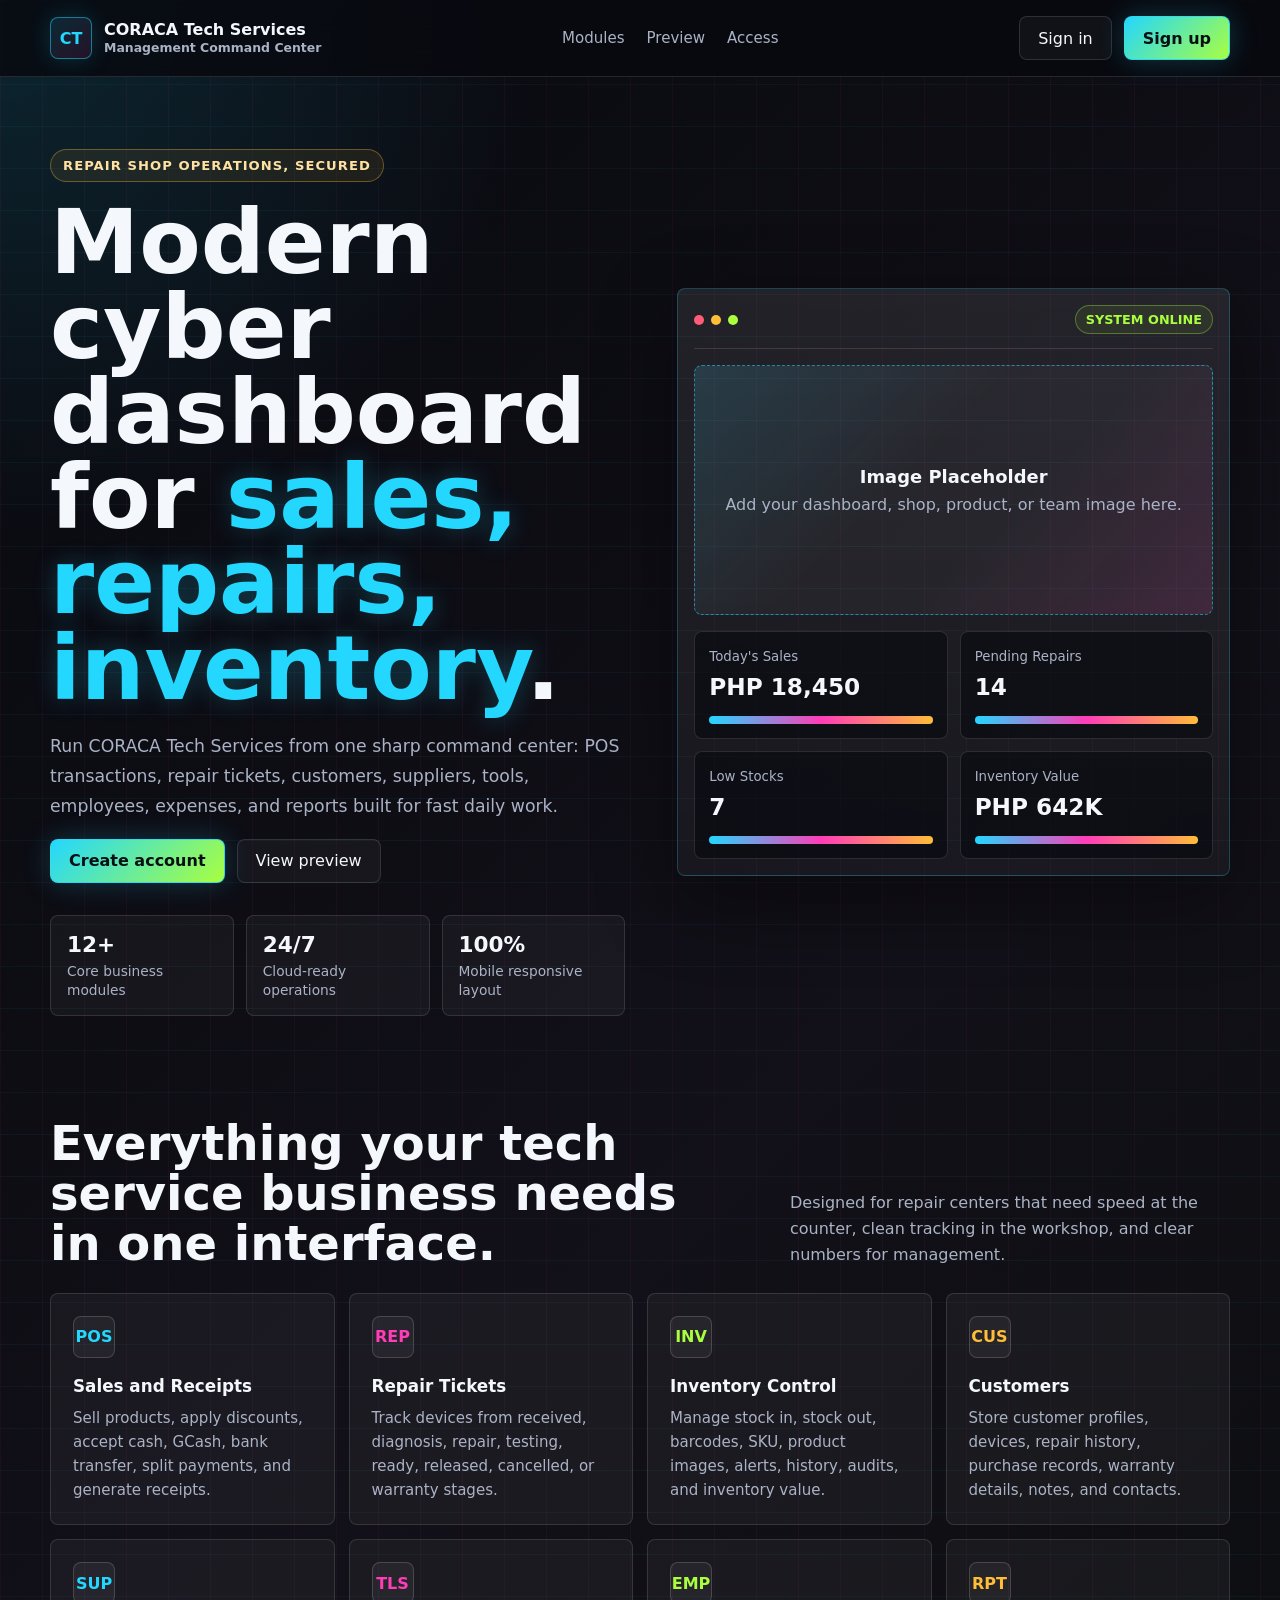
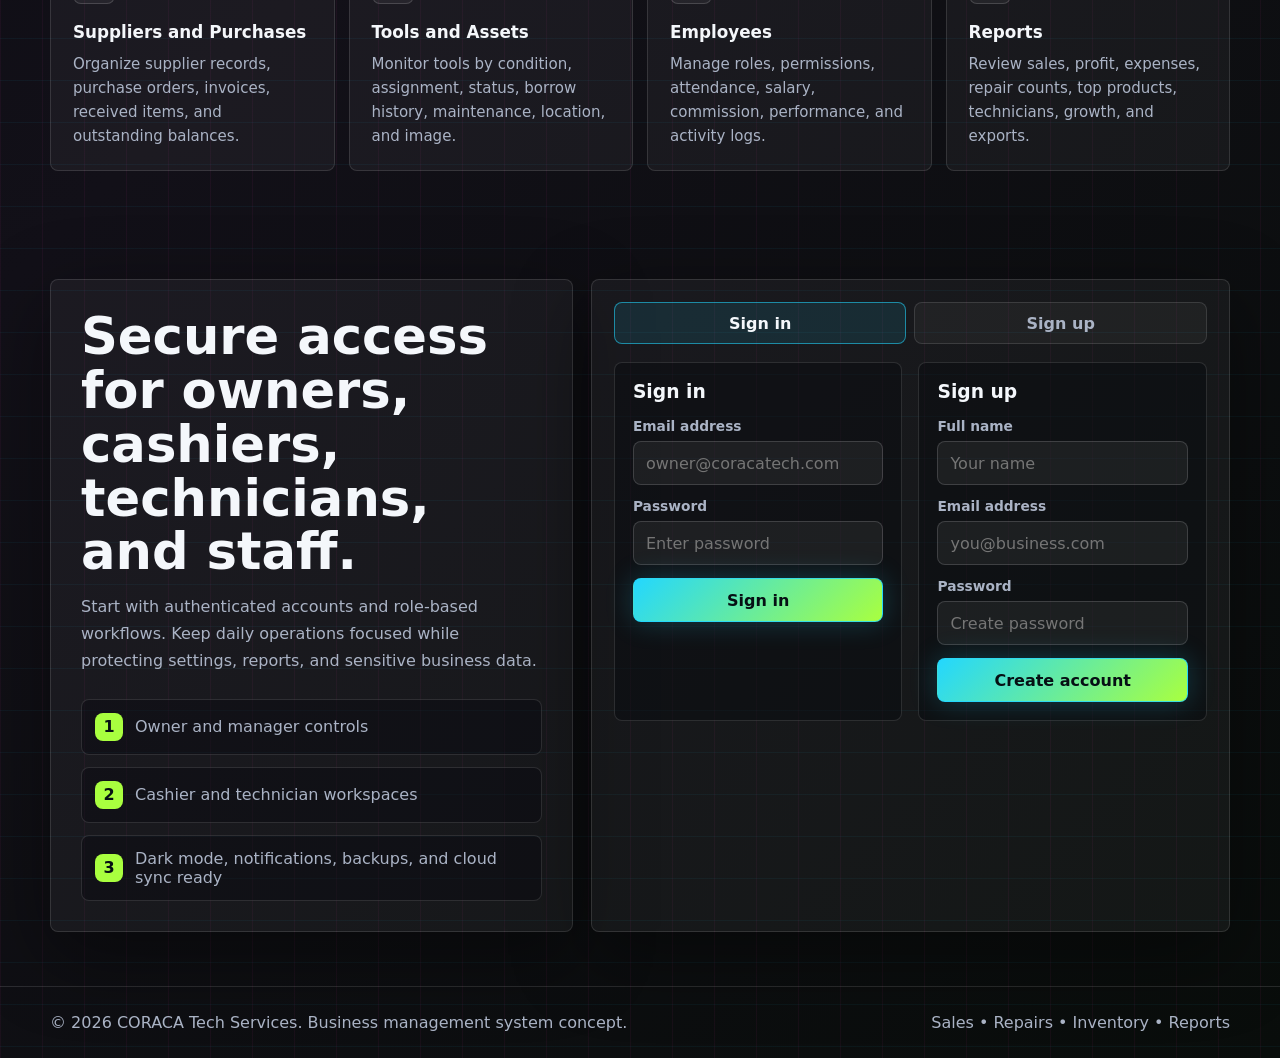
<file: landingpage.html>
<!DOCTYPE html>
<html lang="en">
<head>
  <meta charset="UTF-8">
  <meta name="viewport" content="width=device-width, initial-scale=1.0">
  <title>CORACA Tech Services | Business Management System</title>
  <style>
    :root {
      --bg: #08090f;
      --panel: #11131d;
      --panel-strong: #171a25;
      --line: rgba(255, 255, 255, 0.12);
      --text: #f4f7fb;
      --muted: #aab3c5;
      --cyan: #23d7ff;
      --pink: #ff3db8;
      --lime: #a9ff3f;
      --amber: #ffbd38;
      --danger: #ff5c7a;
      --shadow: 0 24px 80px rgba(0, 0, 0, 0.42);
      --radius: 8px;
      font-family: Inter, ui-sans-serif, system-ui, -apple-system, BlinkMacSystemFont, "Segoe UI", sans-serif;
    }

    * {
      box-sizing: border-box;
    }

    html {
      scroll-behavior: smooth;
    }

    body {
      margin: 0;
      color: var(--text);
      background:
        linear-gradient(rgba(35, 215, 255, 0.05) 1px, transparent 1px),
        linear-gradient(90deg, rgba(255, 61, 184, 0.05) 1px, transparent 1px),
        radial-gradient(circle at top left, rgba(35, 215, 255, 0.14), transparent 34rem),
        linear-gradient(135deg, #08090f 0%, #121018 48%, #090d0b 100%);
      background-size: 42px 42px, 42px 42px, auto, auto;
      min-height: 100vh;
    }

    a {
      color: inherit;
      text-decoration: none;
    }

    button,
    input {
      font: inherit;
    }

    .page-shell {
      width: min(1180px, calc(100% - 32px));
      margin: 0 auto;
    }

    .topbar {
      position: sticky;
      top: 0;
      z-index: 20;
      backdrop-filter: blur(18px);
      background: rgba(8, 9, 15, 0.82);
      border-bottom: 1px solid var(--line);
    }

    .nav {
      display: flex;
      align-items: center;
      justify-content: space-between;
      gap: 24px;
      min-height: 76px;
    }

    .brand {
      display: flex;
      align-items: center;
      gap: 12px;
      min-width: max-content;
    }

    .brand-mark {
      display: grid;
      place-items: center;
      width: 42px;
      height: 42px;
      border: 1px solid rgba(35, 215, 255, 0.5);
      border-radius: var(--radius);
      color: var(--cyan);
      background: linear-gradient(145deg, rgba(35, 215, 255, 0.14), rgba(255, 61, 184, 0.12));
      box-shadow: 0 0 22px rgba(35, 215, 255, 0.18);
      font-weight: 900;
      letter-spacing: 0;
    }

    .brand-name {
      display: grid;
      gap: 2px;
      line-height: 1.05;
      font-weight: 800;
    }

    .brand-name span:last-child {
      color: var(--muted);
      font-size: 0.78rem;
      font-weight: 600;
    }

    .nav-links {
      display: flex;
      align-items: center;
      gap: 22px;
      color: var(--muted);
      font-size: 0.94rem;
    }

    .nav-links a:hover {
      color: var(--text);
    }

    .nav-actions,
    .hero-actions,
    .form-actions {
      display: flex;
      align-items: center;
      gap: 12px;
      flex-wrap: wrap;
    }

    .btn {
      display: inline-flex;
      align-items: center;
      justify-content: center;
      gap: 8px;
      min-height: 44px;
      padding: 0 18px;
      border: 1px solid var(--line);
      border-radius: var(--radius);
      color: var(--text);
      background: rgba(255, 255, 255, 0.04);
      cursor: pointer;
      transition: transform 180ms ease, border-color 180ms ease, background 180ms ease, box-shadow 180ms ease;
      white-space: nowrap;
    }

    .btn:hover {
      transform: translateY(-1px);
      border-color: rgba(35, 215, 255, 0.5);
      background: rgba(35, 215, 255, 0.08);
    }

    .btn-primary {
      border-color: rgba(35, 215, 255, 0.78);
      color: #061014;
      background: linear-gradient(135deg, var(--cyan), var(--lime));
      box-shadow: 0 0 28px rgba(35, 215, 255, 0.22);
      font-weight: 800;
    }

    .btn-primary:hover {
      color: #061014;
      background: linear-gradient(135deg, #6be7ff, #c9ff75);
    }

    .hero {
      display: grid;
      grid-template-columns: minmax(0, 1.02fr) minmax(320px, 0.98fr);
      gap: 52px;
      align-items: center;
      padding: 72px 0 48px;
    }

    .eyebrow {
      display: inline-flex;
      align-items: center;
      gap: 10px;
      width: fit-content;
      margin-bottom: 18px;
      padding: 8px 12px;
      border: 1px solid rgba(255, 189, 56, 0.35);
      border-radius: 999px;
      color: #ffe1a3;
      background: rgba(255, 189, 56, 0.08);
      font-size: 0.82rem;
      font-weight: 800;
      text-transform: uppercase;
      letter-spacing: 0.08em;
    }

    h1,
    h2,
    h3,
    p {
      margin-top: 0;
    }

    h1 {
      max-width: 780px;
      margin-bottom: 20px;
      font-size: clamp(2.5rem, 7vw, 5.7rem);
      line-height: 0.95;
      letter-spacing: 0;
    }

    .accent {
      color: var(--cyan);
      text-shadow: 0 0 24px rgba(35, 215, 255, 0.25);
    }

    .hero-copy {
      max-width: 650px;
      color: var(--muted);
      font-size: 1.08rem;
      line-height: 1.75;
    }

    .hero-metrics {
      display: grid;
      grid-template-columns: repeat(3, minmax(0, 1fr));
      gap: 12px;
      margin-top: 32px;
    }

    .metric {
      border: 1px solid var(--line);
      border-radius: var(--radius);
      padding: 16px;
      background: rgba(255, 255, 255, 0.04);
    }

    .metric strong {
      display: block;
      margin-bottom: 4px;
      color: var(--text);
      font-size: 1.35rem;
    }

    .metric span {
      color: var(--muted);
      font-size: 0.86rem;
    }

    .preview {
      position: relative;
      border: 1px solid rgba(35, 215, 255, 0.24);
      border-radius: var(--radius);
      padding: 16px;
      background: linear-gradient(180deg, rgba(255, 255, 255, 0.09), rgba(255, 255, 255, 0.035));
      box-shadow: var(--shadow);
      overflow: hidden;
    }

    .preview::before {
      content: "";
      position: absolute;
      inset: 0;
      pointer-events: none;
      background: linear-gradient(90deg, transparent, rgba(35, 215, 255, 0.1), transparent);
      transform: translateX(-100%);
      animation: scan 4.2s linear infinite;
    }

    @keyframes scan {
      to {
        transform: translateX(100%);
      }
    }

    .preview-top {
      display: flex;
      align-items: center;
      justify-content: space-between;
      gap: 16px;
      padding-bottom: 14px;
      border-bottom: 1px solid var(--line);
    }

    .window-dots {
      display: flex;
      gap: 7px;
    }

    .window-dots span {
      width: 10px;
      height: 10px;
      border-radius: 50%;
      background: var(--danger);
    }

    .window-dots span:nth-child(2) {
      background: var(--amber);
    }

    .window-dots span:nth-child(3) {
      background: var(--lime);
    }

    .status-pill {
      padding: 6px 10px;
      border: 1px solid rgba(169, 255, 63, 0.34);
      border-radius: 999px;
      color: var(--lime);
      background: rgba(169, 255, 63, 0.08);
      font-size: 0.8rem;
      font-weight: 800;
    }

    .image-placeholder {
      display: grid;
      place-items: center;
      min-height: 250px;
      margin: 16px 0;
      border: 1px dashed rgba(35, 215, 255, 0.55);
      border-radius: var(--radius);
      color: var(--muted);
      background:
        linear-gradient(135deg, rgba(35, 215, 255, 0.12), transparent 42%),
        linear-gradient(315deg, rgba(255, 61, 184, 0.12), transparent 40%),
        rgba(255, 255, 255, 0.035);
      text-align: center;
    }

    .image-placeholder strong {
      display: block;
      margin-bottom: 8px;
      color: var(--text);
      font-size: 1.12rem;
    }

    .dashboard-grid {
      display: grid;
      grid-template-columns: 1fr 1fr;
      gap: 12px;
    }

    .mini-panel {
      min-height: 92px;
      border: 1px solid var(--line);
      border-radius: var(--radius);
      padding: 14px;
      background: rgba(8, 9, 15, 0.62);
    }

    .mini-panel small {
      color: var(--muted);
    }

    .mini-panel strong {
      display: block;
      margin-top: 8px;
      font-size: 1.45rem;
    }

    .bar {
      height: 8px;
      margin-top: 16px;
      border-radius: 99px;
      background: linear-gradient(90deg, var(--cyan), var(--pink), var(--amber));
    }

    section {
      padding: 54px 0;
    }

    .section-head {
      display: flex;
      align-items: end;
      justify-content: space-between;
      gap: 24px;
      margin-bottom: 24px;
    }

    .section-head h2 {
      max-width: 680px;
      margin-bottom: 0;
      font-size: clamp(1.8rem, 4vw, 3rem);
      line-height: 1.05;
      letter-spacing: 0;
    }

    .section-head p {
      max-width: 440px;
      margin-bottom: 0;
      color: var(--muted);
      line-height: 1.65;
    }

    .feature-grid {
      display: grid;
      grid-template-columns: repeat(4, minmax(0, 1fr));
      gap: 14px;
    }

    .feature-card {
      border: 1px solid var(--line);
      border-radius: var(--radius);
      padding: 22px;
      background: rgba(255, 255, 255, 0.045);
      min-height: 190px;
    }

    .feature-card:hover {
      border-color: rgba(35, 215, 255, 0.45);
      background: rgba(35, 215, 255, 0.055);
    }

    .feature-icon {
      display: grid;
      place-items: center;
      width: 42px;
      height: 42px;
      margin-bottom: 18px;
      border-radius: var(--radius);
      border: 1px solid rgba(255, 255, 255, 0.16);
      color: var(--cyan);
      background: rgba(255, 255, 255, 0.05);
      font-weight: 900;
    }

    .feature-card:nth-child(2) .feature-icon,
    .feature-card:nth-child(6) .feature-icon {
      color: var(--pink);
    }

    .feature-card:nth-child(3) .feature-icon,
    .feature-card:nth-child(7) .feature-icon {
      color: var(--lime);
    }

    .feature-card:nth-child(4) .feature-icon,
    .feature-card:nth-child(8) .feature-icon {
      color: var(--amber);
    }

    .feature-card h3 {
      margin-bottom: 10px;
      font-size: 1.05rem;
    }

    .feature-card p {
      margin-bottom: 0;
      color: var(--muted);
      line-height: 1.6;
      font-size: 0.94rem;
    }

    .access {
      display: grid;
      grid-template-columns: minmax(0, 0.9fr) minmax(320px, 1.1fr);
      gap: 18px;
      align-items: stretch;
    }

    .access-panel,
    .auth-panel {
      border: 1px solid var(--line);
      border-radius: var(--radius);
      background: rgba(255, 255, 255, 0.045);
      box-shadow: var(--shadow);
    }

    .access-panel {
      padding: 30px;
    }

    .access-panel h2 {
      margin-bottom: 14px;
      font-size: clamp(1.9rem, 4vw, 3.3rem);
      line-height: 1.05;
    }

    .access-panel p {
      color: var(--muted);
      line-height: 1.7;
    }

    .access-list {
      display: grid;
      gap: 12px;
      margin-top: 24px;
    }

    .access-item {
      display: flex;
      align-items: center;
      gap: 12px;
      padding: 13px;
      border: 1px solid var(--line);
      border-radius: var(--radius);
      background: rgba(8, 9, 15, 0.42);
      color: var(--muted);
    }

    .access-item span {
      display: grid;
      place-items: center;
      width: 28px;
      height: 28px;
      border-radius: var(--radius);
      color: #061014;
      background: var(--lime);
      font-weight: 900;
      flex: 0 0 auto;
    }

    .auth-panel {
      padding: 22px;
    }

    .auth-tabs {
      display: grid;
      grid-template-columns: 1fr 1fr;
      gap: 8px;
      margin-bottom: 18px;
    }

    .auth-tabs a {
      display: grid;
      place-items: center;
      min-height: 42px;
      border: 1px solid var(--line);
      border-radius: var(--radius);
      color: var(--muted);
      background: rgba(255, 255, 255, 0.04);
      font-weight: 800;
    }

    .auth-tabs a:first-child {
      border-color: rgba(35, 215, 255, 0.56);
      color: var(--text);
      background: rgba(35, 215, 255, 0.1);
    }

    .forms {
      display: grid;
      grid-template-columns: 1fr 1fr;
      gap: 16px;
    }

    .form-box {
      border: 1px solid var(--line);
      border-radius: var(--radius);
      padding: 18px;
      background: rgba(8, 9, 15, 0.46);
    }

    .form-box h3 {
      margin-bottom: 16px;
    }

    .field {
      display: grid;
      gap: 7px;
      margin-bottom: 13px;
    }

    .field label {
      color: var(--muted);
      font-size: 0.86rem;
      font-weight: 700;
    }

    .field input {
      width: 100%;
      min-height: 44px;
      border: 1px solid rgba(255, 255, 255, 0.15);
      border-radius: var(--radius);
      color: var(--text);
      background: rgba(255, 255, 255, 0.06);
      padding: 0 12px;
      outline: none;
    }

    .field input:focus {
      border-color: var(--cyan);
      box-shadow: 0 0 0 3px rgba(35, 215, 255, 0.13);
    }

    .full {
      width: 100%;
    }

    .footer {
      border-top: 1px solid var(--line);
      padding: 26px 0;
      color: var(--muted);
    }

    .footer .page-shell {
      display: flex;
      align-items: center;
      justify-content: space-between;
      gap: 16px;
      flex-wrap: wrap;
    }

    @media (max-width: 980px) {
      .nav {
        flex-wrap: wrap;
        padding: 14px 0;
      }

      .nav-links {
        order: 3;
        width: 100%;
        overflow-x: auto;
        padding-bottom: 4px;
      }

      .hero,
      .access {
        grid-template-columns: 1fr;
      }

      .feature-grid {
        grid-template-columns: repeat(2, minmax(0, 1fr));
      }
    }

    @media (max-width: 640px) {
      .page-shell {
        width: min(100% - 22px, 1180px);
      }

      .nav-actions,
      .hero-actions,
      .form-actions {
        width: 100%;
      }

      .nav-actions .btn,
      .hero-actions .btn,
      .form-actions .btn {
        flex: 1 1 150px;
      }

      .hero {
        padding-top: 42px;
      }

      .hero-metrics,
      .dashboard-grid,
      .feature-grid,
      .forms {
        grid-template-columns: 1fr;
      }

      .section-head {
        display: block;
      }

      .section-head p {
        margin-top: 12px;
      }
    }
  </style>
</head>
<body>
  <header class="topbar">
    <nav class="page-shell nav" aria-label="Primary navigation">
      <a class="brand" href="#top" aria-label="CORACA Tech Services home">
        <span class="brand-mark">CT</span>
        <span class="brand-name">
          <span>CORACA Tech Services</span>
          <span>Management Command Center</span>
        </span>
      </a>

      <div class="nav-links">
        <a href="#modules">Modules</a>
        <a href="#preview">Preview</a>
        <a href="#access">Access</a>
      </div>

      <div class="nav-actions">
        <a class="btn" href="#signin">Sign in</a>
        <a class="btn btn-primary" href="#signup">Sign up</a>
      </div>
    </nav>
  </header>

  <main id="top">
    <section class="page-shell hero" aria-labelledby="hero-title">
      <div>
        <div class="eyebrow">Repair shop operations, secured</div>
        <h1 id="hero-title">Modern cyber dashboard for <span class="accent">sales, repairs, inventory</span>.</h1>
        <p class="hero-copy">
          Run CORACA Tech Services from one sharp command center: POS transactions, repair tickets, customers, suppliers, tools, employees, expenses, and reports built for fast daily work.
        </p>
        <div class="hero-actions">
          <a class="btn btn-primary" href="#signup">Create account</a>
          <a class="btn" href="#preview">View preview</a>
        </div>

        <div class="hero-metrics" aria-label="Business system highlights">
          <div class="metric">
            <strong>12+</strong>
            <span>Core business modules</span>
          </div>
          <div class="metric">
            <strong>24/7</strong>
            <span>Cloud-ready operations</span>
          </div>
          <div class="metric">
            <strong>100%</strong>
            <span>Mobile responsive layout</span>
          </div>
        </div>
      </div>

      <aside id="preview" class="preview" aria-label="Dashboard image placeholder">
        <div class="preview-top">
          <div class="window-dots" aria-hidden="true">
            <span></span>
            <span></span>
            <span></span>
          </div>
          <span class="status-pill">SYSTEM ONLINE</span>
        </div>

        <div class="image-placeholder">
          <div>
            <strong>Image Placeholder</strong>
            <span>Add your dashboard, shop, product, or team image here.</span>
          </div>
        </div>

        <div class="dashboard-grid">
          <div class="mini-panel">
            <small>Today's Sales</small>
            <strong>PHP 18,450</strong>
            <div class="bar"></div>
          </div>
          <div class="mini-panel">
            <small>Pending Repairs</small>
            <strong>14</strong>
            <div class="bar"></div>
          </div>
          <div class="mini-panel">
            <small>Low Stocks</small>
            <strong>7</strong>
            <div class="bar"></div>
          </div>
          <div class="mini-panel">
            <small>Inventory Value</small>
            <strong>PHP 642K</strong>
            <div class="bar"></div>
          </div>
        </div>
      </aside>
    </section>

    <section id="modules" class="page-shell" aria-labelledby="modules-title">
      <div class="section-head">
        <h2 id="modules-title">Everything your tech service business needs in one interface.</h2>
        <p>Designed for repair centers that need speed at the counter, clean tracking in the workshop, and clear numbers for management.</p>
      </div>

      <div class="feature-grid">
        <article class="feature-card">
          <div class="feature-icon">POS</div>
          <h3>Sales and Receipts</h3>
          <p>Sell products, apply discounts, accept cash, GCash, bank transfer, split payments, and generate receipts.</p>
        </article>
        <article class="feature-card">
          <div class="feature-icon">REP</div>
          <h3>Repair Tickets</h3>
          <p>Track devices from received, diagnosis, repair, testing, ready, released, cancelled, or warranty stages.</p>
        </article>
        <article class="feature-card">
          <div class="feature-icon">INV</div>
          <h3>Inventory Control</h3>
          <p>Manage stock in, stock out, barcodes, SKU, product images, alerts, history, audits, and inventory value.</p>
        </article>
        <article class="feature-card">
          <div class="feature-icon">CUS</div>
          <h3>Customers</h3>
          <p>Store customer profiles, devices, repair history, purchase records, warranty details, notes, and contacts.</p>
        </article>
        <article class="feature-card">
          <div class="feature-icon">SUP</div>
          <h3>Suppliers and Purchases</h3>
          <p>Organize supplier records, purchase orders, invoices, received items, and outstanding balances.</p>
        </article>
        <article class="feature-card">
          <div class="feature-icon">TLS</div>
          <h3>Tools and Assets</h3>
          <p>Monitor tools by condition, assignment, status, borrow history, maintenance, location, and image.</p>
        </article>
        <article class="feature-card">
          <div class="feature-icon">EMP</div>
          <h3>Employees</h3>
          <p>Manage roles, permissions, attendance, salary, commission, performance, and activity logs.</p>
        </article>
        <article class="feature-card">
          <div class="feature-icon">RPT</div>
          <h3>Reports</h3>
          <p>Review sales, profit, expenses, repair counts, top products, technicians, growth, and exports.</p>
        </article>
      </div>
    </section>

    <section id="access" class="page-shell access" aria-labelledby="access-title">
      <div class="access-panel">
        <h2 id="access-title">Secure access for owners, cashiers, technicians, and staff.</h2>
        <p>
          Start with authenticated accounts and role-based workflows. Keep daily operations focused while protecting settings, reports, and sensitive business data.
        </p>

        <div class="access-list">
          <div class="access-item"><span>1</span>Owner and manager controls</div>
          <div class="access-item"><span>2</span>Cashier and technician workspaces</div>
          <div class="access-item"><span>3</span>Dark mode, notifications, backups, and cloud sync ready</div>
        </div>
      </div>

      <div class="auth-panel">
        <div class="auth-tabs" aria-label="Authentication actions">
          <a href="#signin">Sign in</a>
          <a href="#signup">Sign up</a>
        </div>

        <div class="forms">
          <form id="signin" class="form-box">
            <h3>Sign in</h3>
            <div class="field">
              <label for="signin-email">Email address</label>
              <input id="signin-email" type="email" placeholder="owner@coracatech.com" autocomplete="email">
            </div>
            <div class="field">
              <label for="signin-password">Password</label>
              <input id="signin-password" type="password" placeholder="Enter password" autocomplete="current-password">
            </div>
            <div class="form-actions">
              <button class="btn btn-primary full" type="button">Sign in</button>
            </div>
          </form>

          <form id="signup" class="form-box">
            <h3>Sign up</h3>
            <div class="field">
              <label for="signup-name">Full name</label>
              <input id="signup-name" type="text" placeholder="Your name" autocomplete="name">
            </div>
            <div class="field">
              <label for="signup-email">Email address</label>
              <input id="signup-email" type="email" placeholder="you@business.com" autocomplete="email">
            </div>
            <div class="field">
              <label for="signup-password">Password</label>
              <input id="signup-password" type="password" placeholder="Create password" autocomplete="new-password">
            </div>
            <div class="form-actions">
              <button class="btn btn-primary full" type="button">Create account</button>
            </div>
          </form>
        </div>
      </div>
    </section>
  </main>

  <footer class="footer">
    <div class="page-shell">
      <span>© 2026 CORACA Tech Services. Business management system concept.</span>
      <span>Sales • Repairs • Inventory • Reports</span>
    </div>
  </footer>
</body>
</html>
</file>
